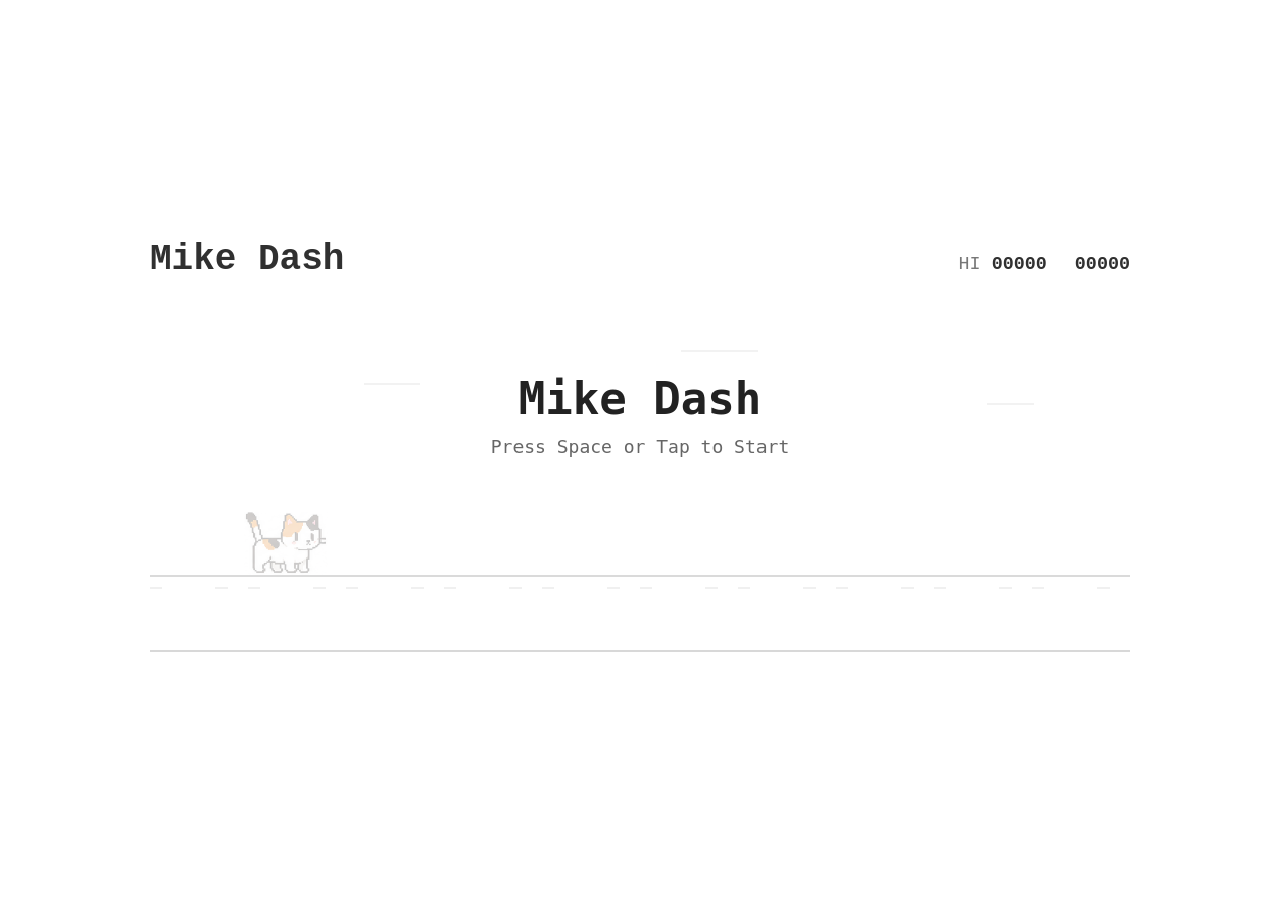
<file: index.html>
<!doctype html>
<html lang="en">
  <head>
    <meta charset="utf-8">
    <meta name="viewport" content="width=device-width, initial-scale=1">
    <meta name="theme-color" content="#ffffff">
    <title>Mike Dash</title>
    <link rel="manifest" href="manifest.webmanifest">
    <link rel="icon" href="assets/icon-192.png">
    <link rel="apple-touch-icon" href="assets/icon-192.png">
    <link rel="stylesheet" href="style.css">
  </head>
  <body>
    <main class="game-shell" aria-label="Mike Dash game">
      <div class="topbar">
        <h1>Mike Dash</h1>
        <div class="scoreboard" aria-live="polite">
          <span>HI <strong id="highScore">00000</strong></span>
          <span><strong id="score">00000</strong></span>
        </div>
      </div>

      <canvas id="gameCanvas" width="960" height="360" aria-label="Mike Dash play field"></canvas>

      <div class="touch-controls" aria-label="Touch controls">
        <button id="slideButton" type="button" aria-label="Slide">Duck</button>
        <button id="jumpButton" type="button" aria-label="Jump">Jump</button>
      </div>
    </main>

    <script src="script.js"></script>
  </body>
</html>
</file>
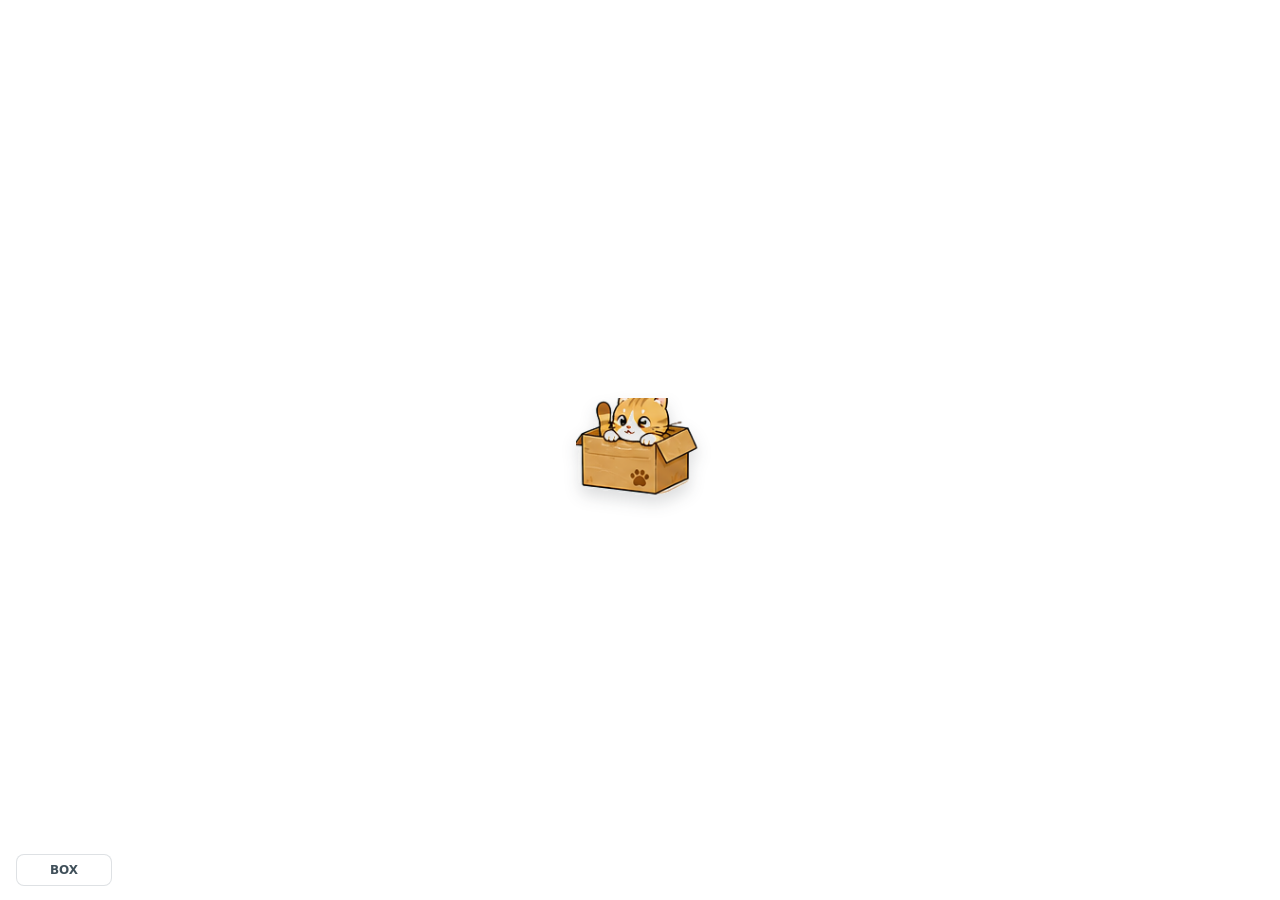
<file: cat-web-app/index.html>
<!doctype html>
<html lang="ja">
  <head>
    <meta charset="utf-8">
    <meta name="viewport" content="width=device-width, initial-scale=1">
    <title>Cat Cursor Chase</title>
    <link rel="stylesheet" href="./style.css">
  </head>
  <body>
    <main class="app-shell">
      <canvas id="catCanvas" aria-label="マウスカーソルを追いかける猫"></canvas>
      <div class="status" id="status">loading</div>
    </main>
    <script src="./main.js" defer></script>
  </body>
</html>
</file>
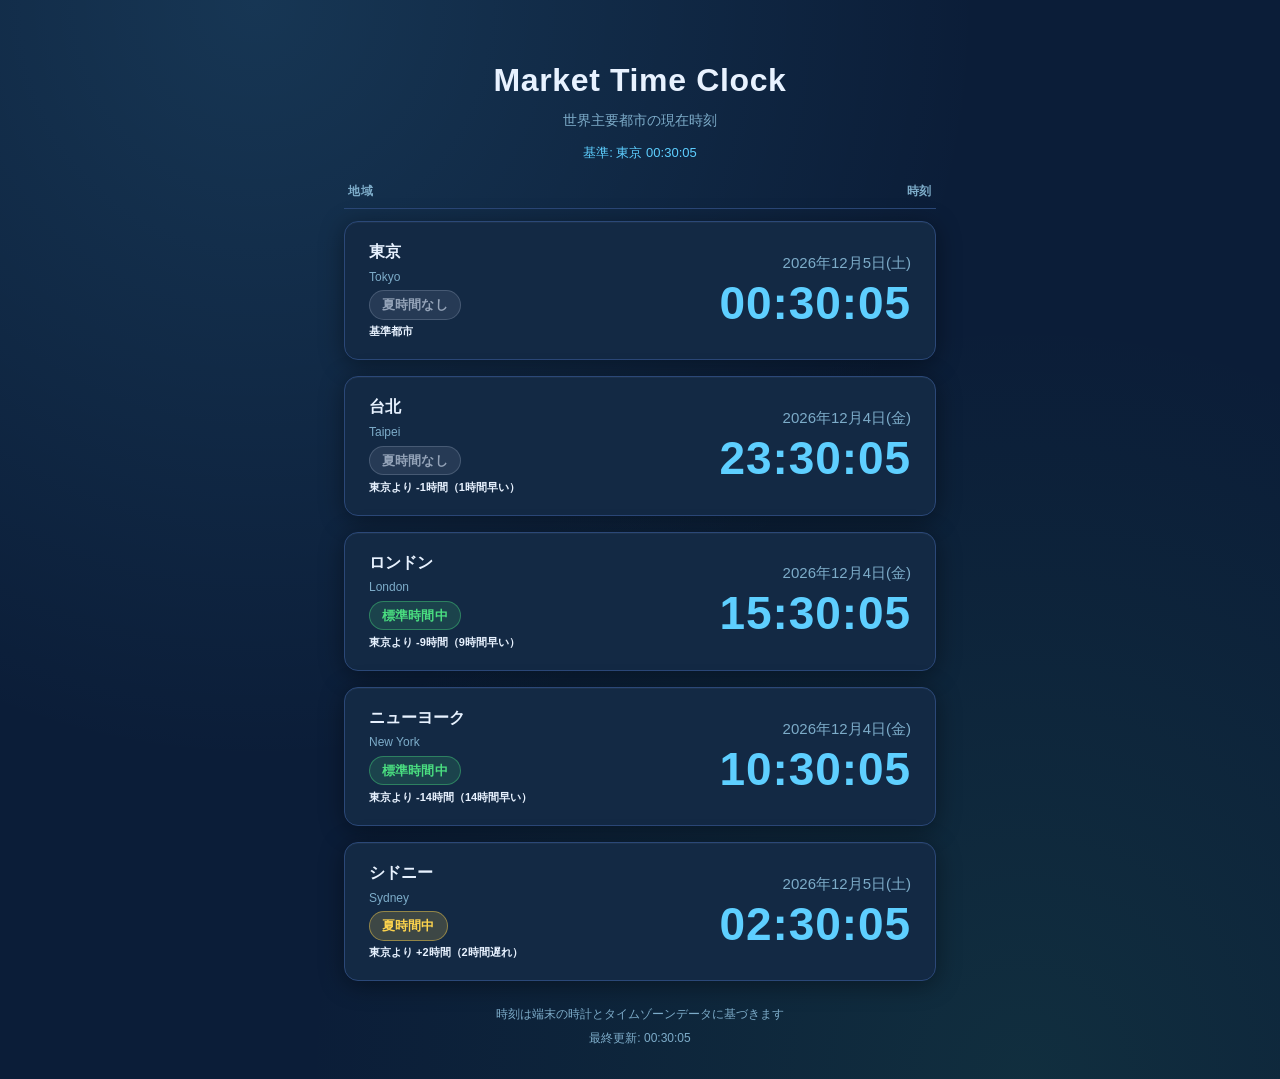
<file: market-time-clock/index.html>
<!DOCTYPE html>
<html lang="ja">
<head>
	<meta charset="UTF-8">
	<meta name="viewport" content="width=device-width, initial-scale=1.0">
	<meta name="description" content="世界主要都市の現在時刻と夏時間・標準時間の状態を表示する時計アプリ">
	<meta name="theme-color" content="#0b1d38">
	<title>Market Time Clock</title>
	<link rel="manifest" href="manifest.json">
	<link rel="stylesheet" href="style.css">
	<link rel="icon" href="icon.svg" type="image/svg+xml">
	<link rel="apple-touch-icon" href="icon.svg">
</head>
<body>
	<div class="app">
		<header class="header">
			<h1 class="header__title">Market Time Clock</h1>
			<p class="header__subtitle">世界主要都市の現在時刻</p>
			<p class="header__reference" id="tokyo-reference">基準: 東京 —</p>
		</header>

		<main class="main">
			<div class="city-list-header" aria-hidden="true">
				<span class="city-list-header__col">地域</span>
				<span class="city-list-header__col">日時</span>
				<span class="city-list-header__col">時刻</span>
			</div>
			<ul class="city-list" id="city-list" aria-live="polite"></ul>
		</main>

		<footer class="footer">
			<p class="footer__note">時刻は端末の時計とタイムゾーンデータに基づきます</p>
			<p class="footer__updated" id="last-updated"></p>
		</footer>
	</div>

	<script src="app.js"></script>
</body>
</html>
</file>
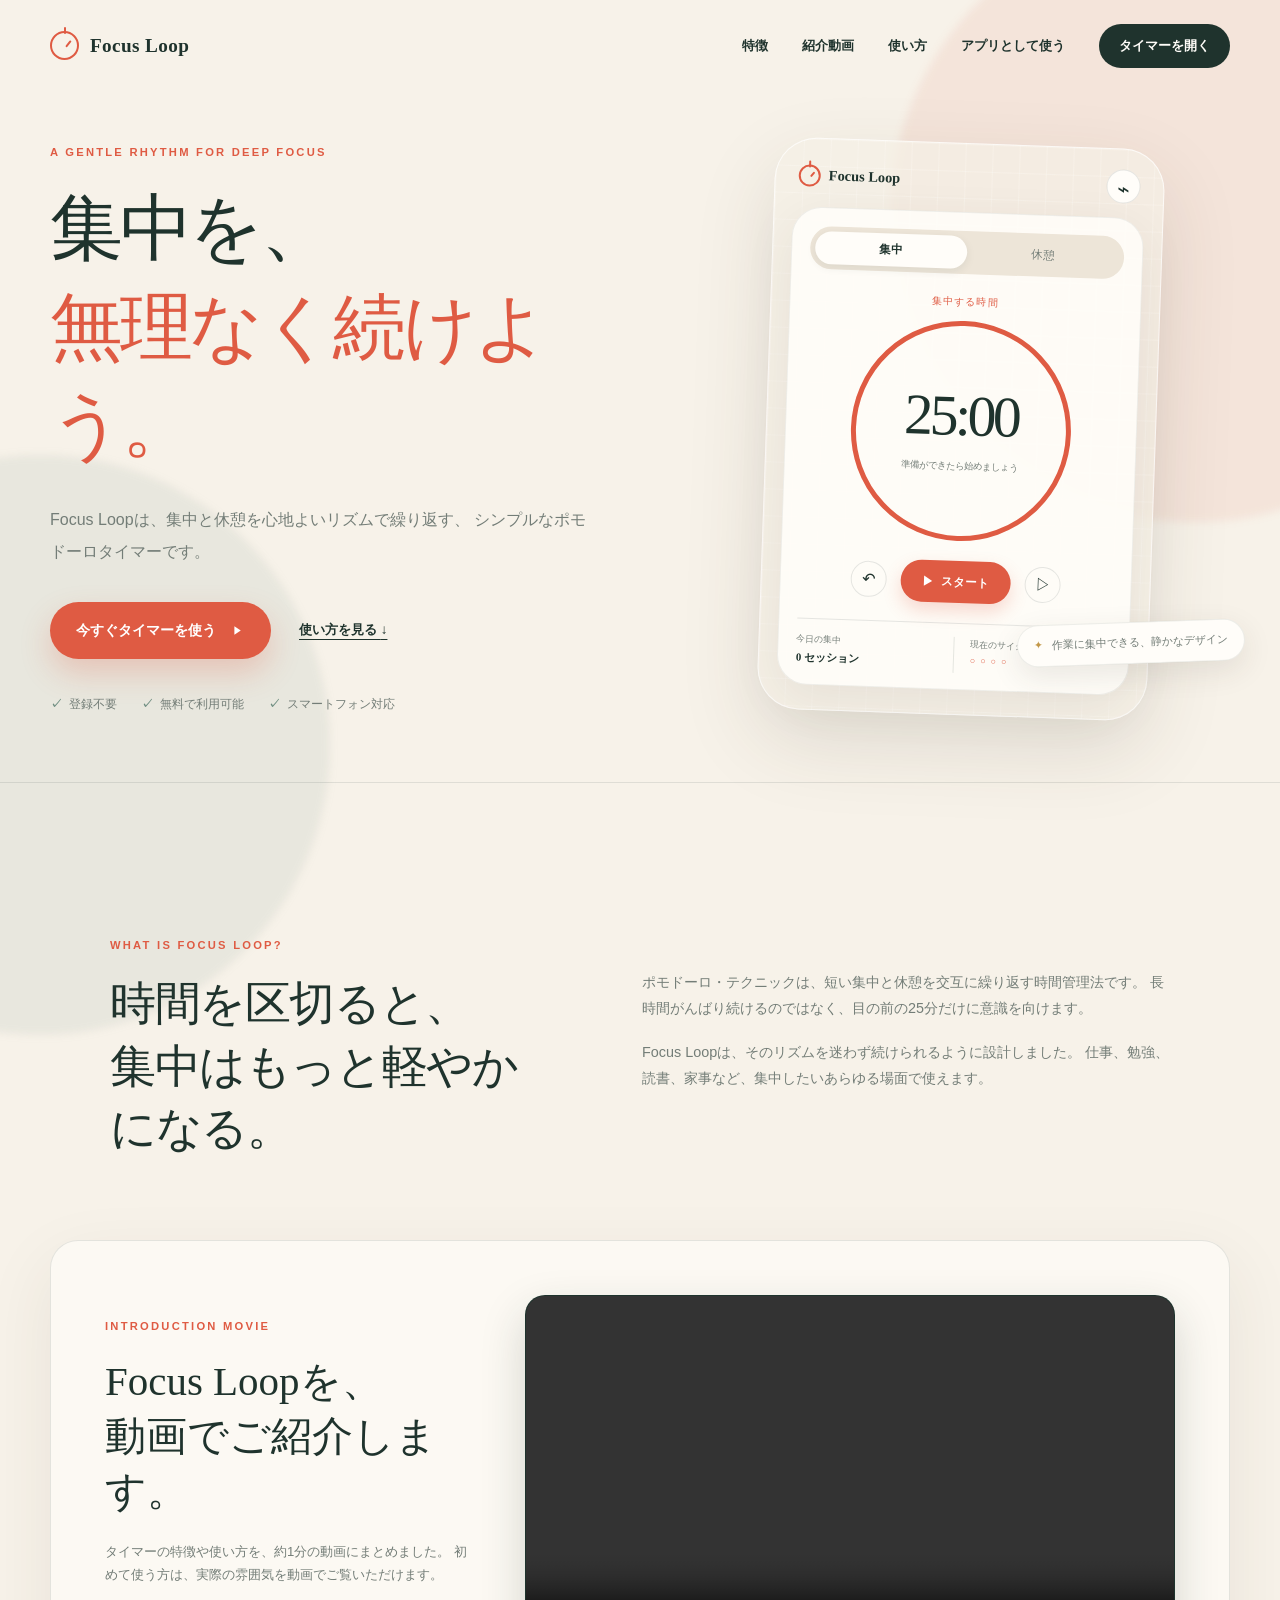
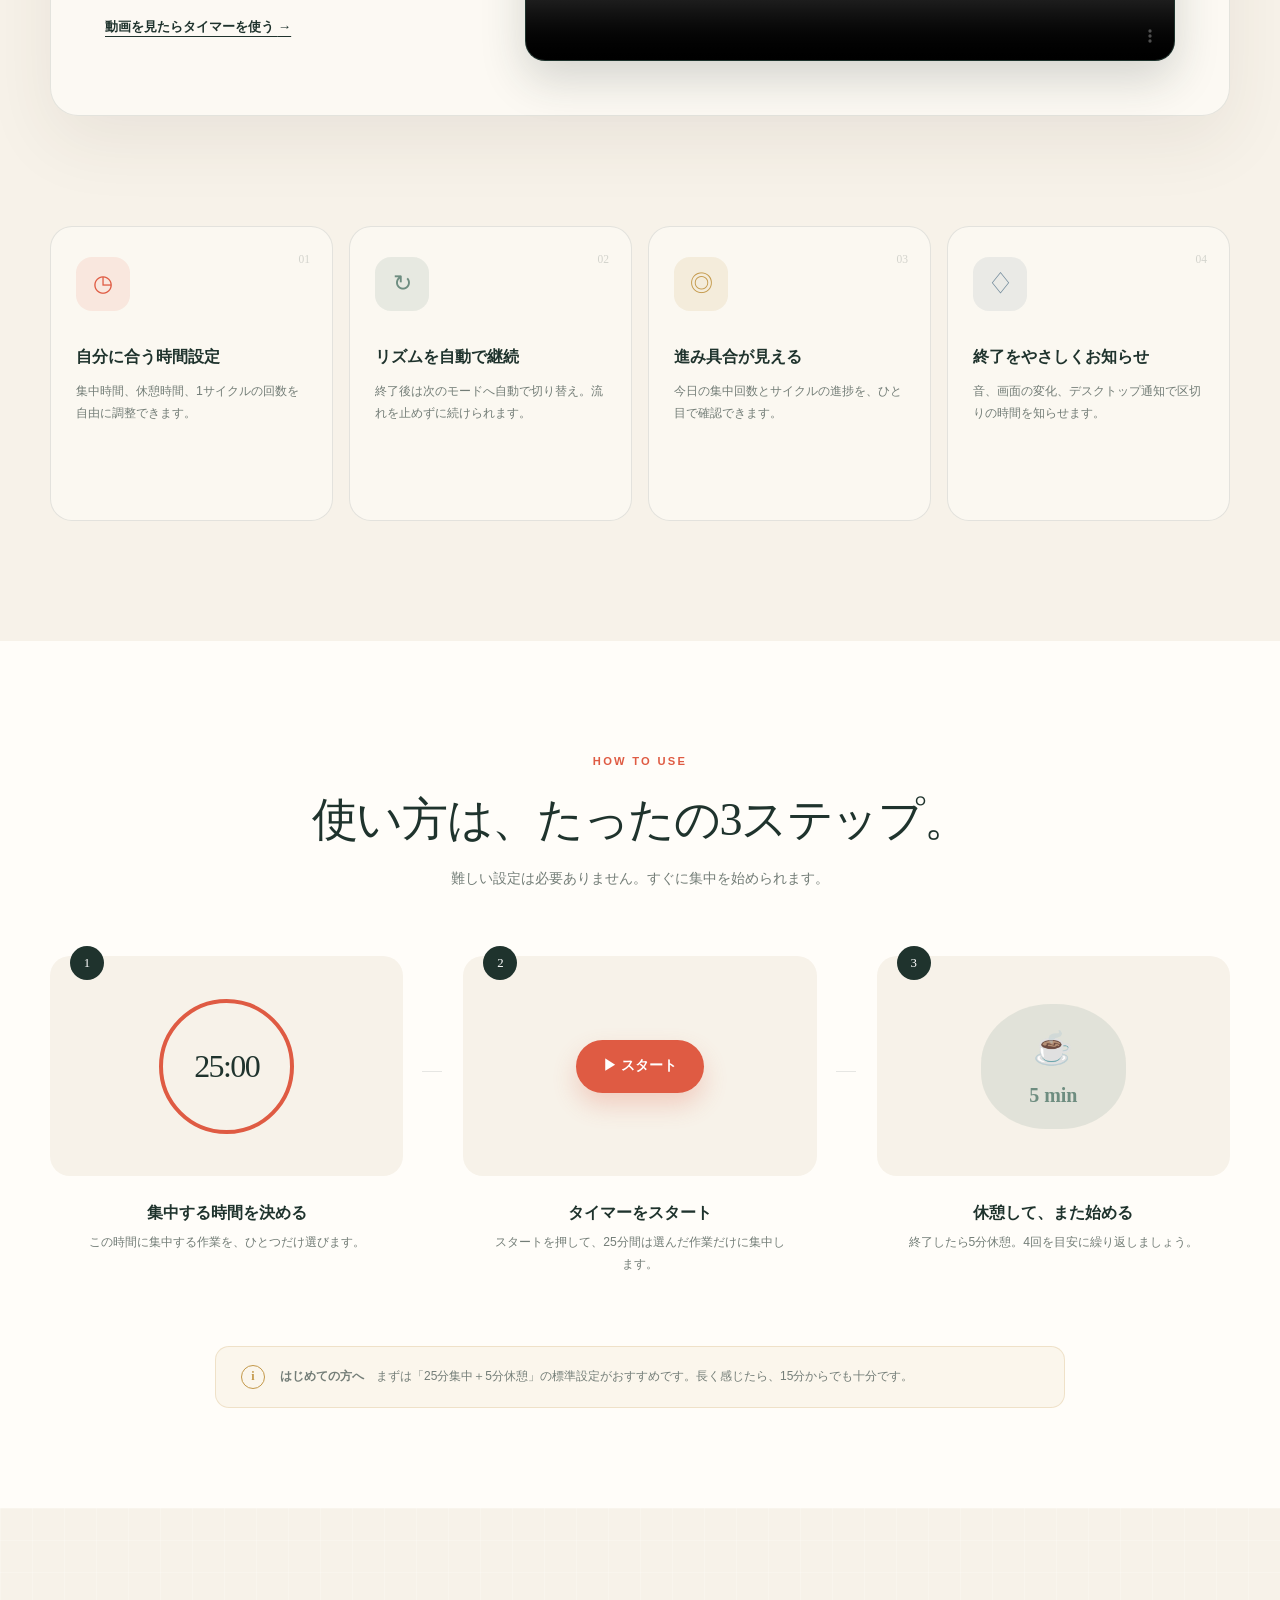
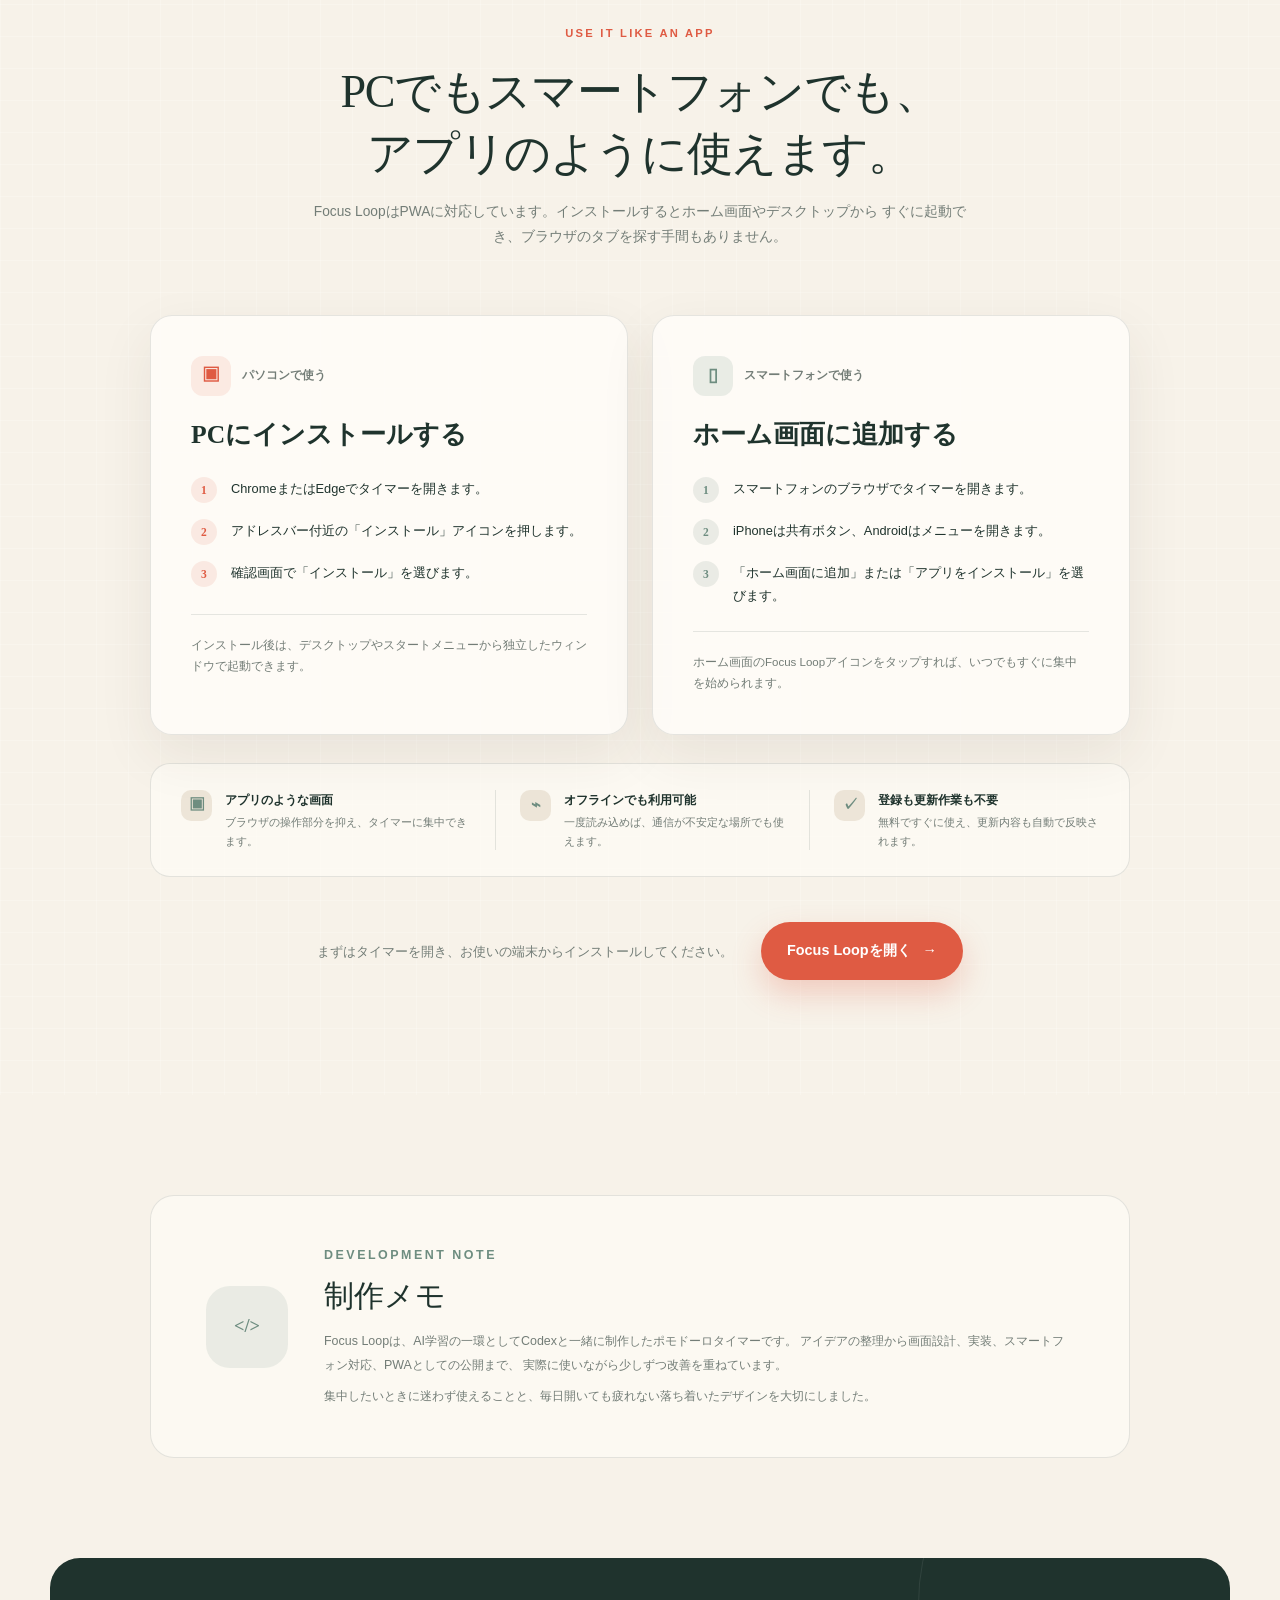
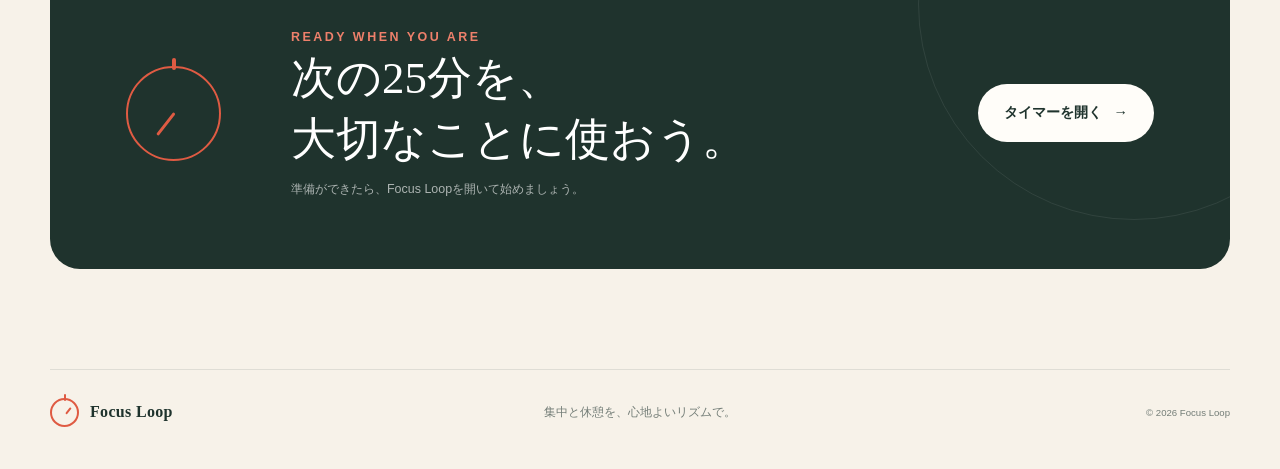
<file: pomodoro-guide/index.html>
<!DOCTYPE html>
<html lang="ja">
<head>
	<meta charset="UTF-8">
	<meta name="viewport" content="width=device-width, initial-scale=1.0">
	<meta name="description" content="集中と休憩を心地よく繰り返すポモドーロタイマー、Focus Loopの特徴と使い方をご紹介します。">
	<meta name="theme-color" content="#f7f2e9">
	<title>Focus Loop | 集中を、無理なく続けよう</title>
	<link rel="icon" href="../pomodoro-timer/icon.svg" type="image/svg+xml">
	<link rel="stylesheet" href="./style.css?v=5">
</head>
<body>
	<header class="site_header">
		<a class="brand" href="#top" aria-label="Focus Loop トップへ">
			<span class="brand__mark" aria-hidden="true"></span>
			<span>Focus Loop</span>
		</a>
		<nav class="site_nav" aria-label="メインナビゲーション">
			<a href="#about">特徴</a>
			<a href="#introduction-video">紹介動画</a>
			<a href="#how-to">使い方</a>
			<a href="#install">アプリとして使う</a>
			<a class="nav_cta" href="../pomodoro-timer/">タイマーを開く</a>
		</nav>
	</header>

	<main id="top">
		<section class="hero">
			<div class="hero__glow hero__glow--coral" aria-hidden="true"></div>
			<div class="hero__glow hero__glow--sage" aria-hidden="true"></div>
			<div class="hero__content">
				<p class="eyebrow">A gentle rhythm for deep focus</p>
				<h1>集中を、<br><em>無理なく続けよう。</em></h1>
				<p class="hero__lead">
					Focus Loopは、集中と休憩を心地よいリズムで繰り返す、
					シンプルなポモドーロタイマーです。
				</p>
				<div class="hero__actions">
					<a class="button button--primary" href="../pomodoro-timer/">
						<span>今すぐタイマーを使う</span>
						<svg viewBox="0 0 24 24" aria-hidden="true"><path d="m9 6 9 6-9 6V6Z"/></svg>
					</a>
					<a class="text_link" href="#how-to">使い方を見る <span aria-hidden="true">↓</span></a>
				</div>
				<ul class="hero__notes" aria-label="サービスの特徴">
					<li>登録不要</li>
					<li>無料で利用可能</li>
					<li>スマートフォン対応</li>
				</ul>
			</div>

			<div class="hero__visual" aria-label="Focus Loopのタイマー画面">
				<div class="timer_preview">
					<div class="timer_preview__top">
						<span class="mini_brand"><span class="brand__mark brand__mark--small" aria-hidden="true"></span>Focus Loop</span>
						<span class="settings_icon" aria-hidden="true">⌁</span>
					</div>
					<div class="timer_preview__card">
						<div class="mode_pill"><strong>集中</strong><span>休憩</span></div>
						<p class="timer_preview__label">集中する時間</p>
						<div class="timer_ring">
							<span>25:00</span>
							<small>準備ができたら始めましょう</small>
						</div>
						<div class="preview_controls">
							<span class="round_control">↶</span>
							<span class="start_control">▶&nbsp;&nbsp;スタート</span>
							<span class="round_control">▷</span>
						</div>
						<div class="preview_summary">
							<span>今日の集中<br><strong>0 セッション</strong></span>
							<span>現在のサイクル<br><b>○ ○ ○ ○</b></span>
						</div>
					</div>
				</div>
				<p class="visual_note"><span aria-hidden="true">✦</span> 作業に集中できる、静かなデザイン</p>
			</div>
		</section>

		<section class="intro" id="about">
			<div class="section_heading">
				<p class="eyebrow">What is Focus Loop?</p>
				<h2>時間を区切ると、<br>集中はもっと軽やかになる。</h2>
			</div>
			<div class="intro__copy">
				<p>
					ポモドーロ・テクニックは、短い集中と休憩を交互に繰り返す時間管理法です。
					長時間がんばり続けるのではなく、目の前の25分だけに意識を向けます。
				</p>
				<p>
					Focus Loopは、そのリズムを迷わず続けられるように設計しました。
					仕事、勉強、読書、家事など、集中したいあらゆる場面で使えます。
				</p>
			</div>
		</section>

		<section class="video_section" id="introduction-video">
			<div class="video_section__copy">
				<p class="eyebrow">Introduction movie</p>
				<h2>Focus Loopを、<br>動画でご紹介します。</h2>
				<p>
					タイマーの特徴や使い方を、約1分の動画にまとめました。
					初めて使う方は、実際の雰囲気を動画でご覧いただけます。
				</p>
				<a class="text_link" href="../pomodoro-timer/">動画を見たらタイマーを使う <span aria-hidden="true">→</span></a>
			</div>
			<div class="video_frame">
				<video controls playsinline preload="metadata" aria-label="Focus Loopの紹介動画">
					<source src="./media/focus-loop-introduction.mp4" type="video/mp4">
					お使いのブラウザは動画の再生に対応していません。
				</video>
			</div>
		</section>

		<section class="features" aria-label="Focus Loopの特徴">
			<article class="feature_card">
				<span class="feature_card__number">01</span>
				<div class="feature_icon feature_icon--coral" aria-hidden="true">◷</div>
				<h3>自分に合う時間設定</h3>
				<p>集中時間、休憩時間、1サイクルの回数を自由に調整できます。</p>
			</article>
			<article class="feature_card">
				<span class="feature_card__number">02</span>
				<div class="feature_icon feature_icon--sage" aria-hidden="true">↻</div>
				<h3>リズムを自動で継続</h3>
				<p>終了後は次のモードへ自動で切り替え。流れを止めずに続けられます。</p>
			</article>
			<article class="feature_card">
				<span class="feature_card__number">03</span>
				<div class="feature_icon feature_icon--gold" aria-hidden="true">◎</div>
				<h3>進み具合が見える</h3>
				<p>今日の集中回数とサイクルの進捗を、ひと目で確認できます。</p>
			</article>
			<article class="feature_card">
				<span class="feature_card__number">04</span>
				<div class="feature_icon feature_icon--blue" aria-hidden="true">♢</div>
				<h3>終了をやさしくお知らせ</h3>
				<p>音、画面の変化、デスクトップ通知で区切りの時間を知らせます。</p>
			</article>
		</section>

		<section class="how_to" id="how-to">
			<div class="section_heading section_heading--center">
				<p class="eyebrow">How to use</p>
				<h2>使い方は、たったの3ステップ。</h2>
				<p>難しい設定は必要ありません。すぐに集中を始められます。</p>
			</div>
			<div class="steps">
				<article class="step">
					<span class="step__number">1</span>
					<div class="step__illustration">
						<div class="step_timer">25:00</div>
					</div>
					<h3>集中する時間を決める</h3>
					<p>この時間に集中する作業を、ひとつだけ選びます。</p>
				</article>
				<article class="step">
					<span class="step__number">2</span>
					<div class="step__illustration">
						<div class="step_button">▶ スタート</div>
					</div>
					<h3>タイマーをスタート</h3>
					<p>スタートを押して、25分間は選んだ作業だけに集中します。</p>
				</article>
				<article class="step">
					<span class="step__number">3</span>
					<div class="step__illustration">
						<div class="break_card"><span>☕</span><strong>5 min</strong></div>
					</div>
					<h3>休憩して、また始める</h3>
					<p>終了したら5分休憩。4回を目安に繰り返しましょう。</p>
				</article>
			</div>
			<aside class="tip">
				<span class="tip__icon" aria-hidden="true">i</span>
				<p><strong>はじめての方へ</strong>　まずは「25分集中＋5分休憩」の標準設定がおすすめです。長く感じたら、15分からでも十分です。</p>
			</aside>
		</section>

		<section class="install" id="install">
			<div class="section_heading section_heading--center">
				<p class="eyebrow">Use it like an app</p>
				<h2>PCでもスマートフォンでも、<br>アプリのように使えます。</h2>
				<p>
					Focus LoopはPWAに対応しています。インストールするとホーム画面やデスクトップから
					すぐに起動でき、ブラウザのタブを探す手間もありません。
				</p>
			</div>

			<div class="install_cards">
				<article class="install_card">
					<div class="install_card__content">
						<div class="install_card__heading">
							<span class="install_card__icon install_card__icon--pc" aria-hidden="true">▣</span>
							<span>パソコンで使う</span>
						</div>
						<h3>PCにインストールする</h3>
						<ol>
							<li>ChromeまたはEdgeでタイマーを開きます。</li>
							<li>アドレスバー付近の「インストール」アイコンを押します。</li>
							<li>確認画面で「インストール」を選びます。</li>
						</ol>
						<p class="install_card__note">
							インストール後は、デスクトップやスタートメニューから独立したウィンドウで起動できます。
						</p>
					</div>
				</article>

				<article class="install_card">
					<div class="install_card__content">
						<div class="install_card__heading">
							<span class="install_card__icon install_card__icon--phone" aria-hidden="true">▯</span>
							<span>スマートフォンで使う</span>
						</div>
						<h3>ホーム画面に追加する</h3>
						<ol>
							<li>スマートフォンのブラウザでタイマーを開きます。</li>
							<li>iPhoneは共有ボタン、Androidはメニューを開きます。</li>
							<li>「ホーム画面に追加」または「アプリをインストール」を選びます。</li>
						</ol>
						<p class="install_card__note">
							ホーム画面のFocus Loopアイコンをタップすれば、いつでもすぐに集中を始められます。
						</p>
					</div>
				</article>
			</div>

			<div class="pwa_benefits">
				<div>
					<span aria-hidden="true">▣</span>
					<p><strong>アプリのような画面</strong>ブラウザの操作部分を抑え、タイマーに集中できます。</p>
				</div>
				<div>
					<span aria-hidden="true">⌁</span>
					<p><strong>オフラインでも利用可能</strong>一度読み込めば、通信が不安定な場所でも使えます。</p>
				</div>
				<div>
					<span aria-hidden="true">✓</span>
					<p><strong>登録も更新作業も不要</strong>無料ですぐに使え、更新内容も自動で反映されます。</p>
				</div>
			</div>

			<div class="install_action">
				<p>まずはタイマーを開き、お使いの端末からインストールしてください。</p>
				<a class="button button--primary" href="../pomodoro-timer/">
					Focus Loopを開く
					<span aria-hidden="true">→</span>
				</a>
			</div>
		</section>

		<section class="development_note" id="development-note">
			<div class="development_note__mark" aria-hidden="true">
				<span>&lt;/&gt;</span>
			</div>
			<div class="development_note__content">
				<p class="eyebrow">Development note</p>
				<h2>制作メモ</h2>
				<p>
					Focus Loopは、AI学習の一環としてCodexと一緒に制作したポモドーロタイマーです。
					アイデアの整理から画面設計、実装、スマートフォン対応、PWAとしての公開まで、
					実際に使いながら少しずつ改善を重ねています。
				</p>
				<p class="development_note__sub">
					集中したいときに迷わず使えることと、毎日開いても疲れない落ち着いたデザインを大切にしました。
				</p>
			</div>
		</section>

		<section class="final_cta">
			<div class="final_cta__clock" aria-hidden="true">
				<span></span>
			</div>
			<div>
				<p class="eyebrow">Ready when you are</p>
				<h2>次の25分を、<br>大切なことに使おう。</h2>
				<p>準備ができたら、Focus Loopを開いて始めましょう。</p>
			</div>
			<a class="button button--light" href="../pomodoro-timer/">
				タイマーを開く
				<span aria-hidden="true">→</span>
			</a>
		</section>
	</main>

	<footer class="site_footer">
		<a class="brand" href="#top">
			<span class="brand__mark" aria-hidden="true"></span>
			<span>Focus Loop</span>
		</a>
		<p>集中と休憩を、心地よいリズムで。</p>
		<p><small>&copy; 2026 Focus Loop</small></p>
	</footer>
</body>
</html>
</file>
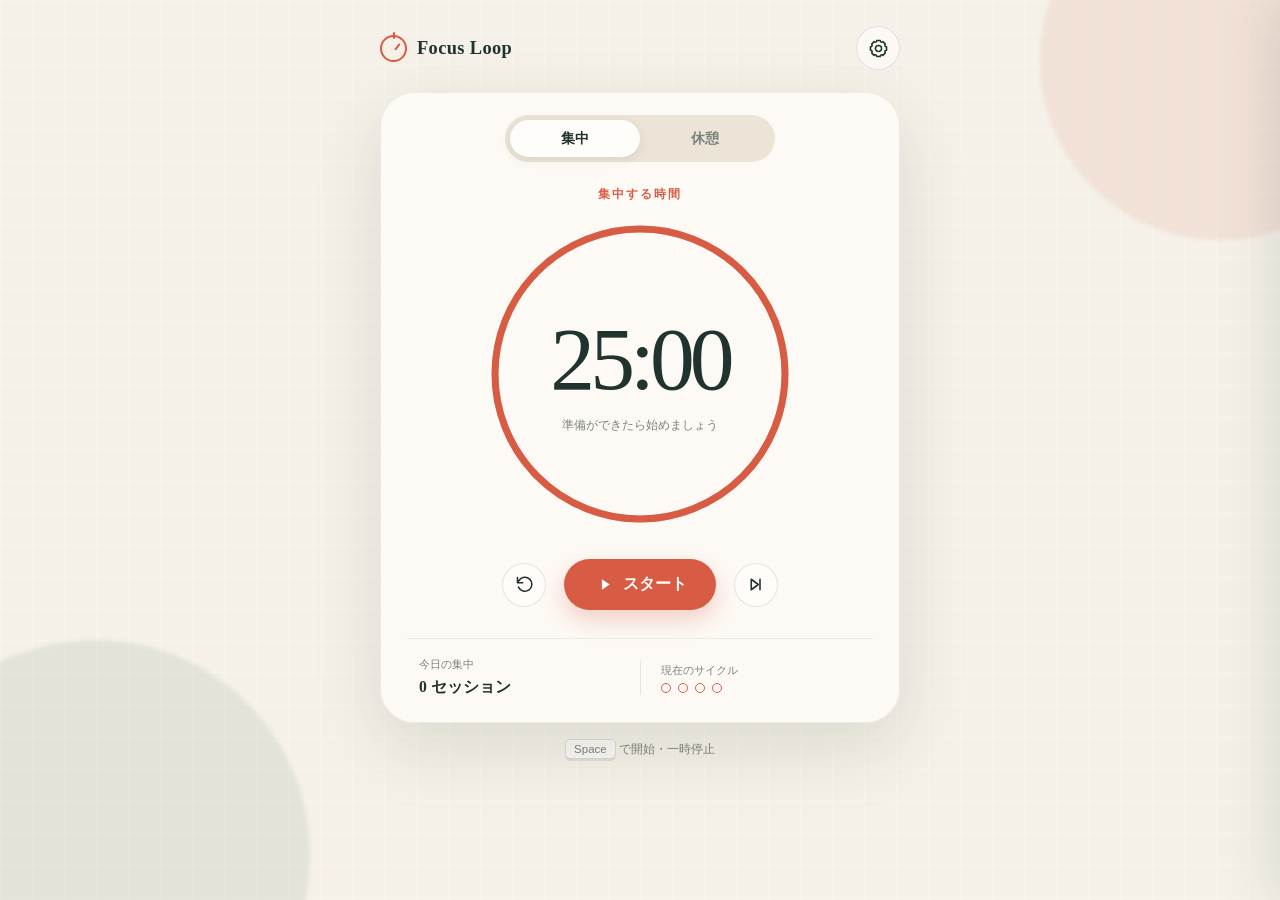
<file: pomodoro-timer/index.html>
<!DOCTYPE html>
<html lang="ja">
<head>
	<meta charset="UTF-8">
	<meta name="viewport" content="width=device-width, initial-scale=1.0">
	<meta name="description" content="集中時間と休憩時間を自由に設定できるポモドーロタイマー">
	<meta name="theme-color" content="#f5f1e8">
	<title>Focus Loop | ポモドーロタイマー</title>
	<link rel="manifest" href="./manifest.json">
	<link rel="icon" href="./icon.svg" type="image/svg+xml">
	<link rel="apple-touch-icon" href="./icon.svg">
	<link rel="stylesheet" href="./style.css">
</head>
<body>
	<div class="screen_flash" id="screen_flash" aria-hidden="true"></div>
	<div class="ambient ambient--one" aria-hidden="true"></div>
	<div class="ambient ambient--two" aria-hidden="true"></div>

	<main class="app">
		<header class="header">
			<a class="brand" href="./" aria-label="Focus Loop ホーム">
				<span class="brand__mark" aria-hidden="true"></span>
				<span>Focus Loop</span>
			</a>
			<button class="icon_button" id="settings_button" type="button" aria-label="設定を開く" aria-controls="settings_panel" aria-expanded="false">
				<svg viewBox="0 0 24 24" aria-hidden="true">
					<path d="M12 15.5a3.5 3.5 0 1 0 0-7 3.5 3.5 0 0 0 0 7Z"/>
					<path d="M19.4 15a1.7 1.7 0 0 0 .3 1.9l.1.1-2.8 2.8-.1-.1a1.7 1.7 0 0 0-1.9-.3 1.7 1.7 0 0 0-1 1.6v.2h-4V21a1.7 1.7 0 0 0-1-1.6 1.7 1.7 0 0 0-1.9.3l-.1.1L4.2 17l.1-.1a1.7 1.7 0 0 0 .3-1.9A1.7 1.7 0 0 0 3 14H2.8v-4H3a1.7 1.7 0 0 0 1.6-1 1.7 1.7 0 0 0-.3-1.9L4.2 7 7 4.2l.1.1A1.7 1.7 0 0 0 9 4.6a1.7 1.7 0 0 0 1-1.6v-.2h4V3a1.7 1.7 0 0 0 1 1.6 1.7 1.7 0 0 0 1.9-.3l.1-.1L19.8 7l-.1.1a1.7 1.7 0 0 0-.3 1.9 1.7 1.7 0 0 0 1.6 1h.2v4H21a1.7 1.7 0 0 0-1.6 1Z"/>
				</svg>
			</button>
		</header>

		<section class="timer_card" aria-labelledby="mode_label">
			<div class="mode_switcher" role="tablist" aria-label="タイマーモード">
				<button class="mode_button is_active" id="focus_mode_button" type="button" role="tab" aria-selected="true">集中</button>
				<button class="mode_button" id="break_mode_button" type="button" role="tab" aria-selected="false">休憩</button>
			</div>

			<p class="eyebrow" id="mode_label">集中する時間</p>

			<div class="timer" aria-live="off">
				<svg class="timer__ring" viewBox="0 0 320 320" aria-hidden="true">
					<circle class="timer__track" cx="160" cy="160" r="145"></circle>
					<circle class="timer__progress" id="progress_ring" cx="160" cy="160" r="145"></circle>
				</svg>
				<div class="timer__content">
					<time class="timer__time" id="timer_display" datetime="PT25M">25:00</time>
					<p class="timer__hint" id="timer_hint">準備ができたら始めましょう</p>
				</div>
			</div>

			<div class="controls">
				<button class="secondary_button" id="reset_button" type="button" aria-label="タイマーをリセット">
					<svg viewBox="0 0 24 24" aria-hidden="true"><path d="M4 4v6h6M5.1 15a8 8 0 1 0 .5-7.5L4 10"/></svg>
				</button>
				<button class="primary_button" id="start_button" type="button">
					<svg id="start_icon" viewBox="0 0 24 24" aria-hidden="true"><path d="m9 6 9 6-9 6V6Z"/></svg>
					<span id="start_label">スタート</span>
				</button>
				<button class="secondary_button" id="skip_button" type="button" aria-label="次のモードへ進む">
					<svg viewBox="0 0 24 24" aria-hidden="true"><path d="m6 6 8 6-8 6V6Zm10 0v12"/></svg>
				</button>
			</div>

			<div class="session_summary">
				<div>
					<span class="session_summary__label">今日の集中</span>
					<strong id="focus_count">0 セッション</strong>
				</div>
				<div class="session_summary__divider" aria-hidden="true"></div>
				<div>
					<span class="session_summary__label">現在のサイクル</span>
					<div class="cycle_dots" id="cycle_dots" aria-label="現在のサイクル"></div>
				</div>
			</div>
		</section>

		<p class="keyboard_hint"><kbd>Space</kbd> で開始・一時停止</p>
	</main>

	<div class="panel_backdrop" id="panel_backdrop" hidden></div>
	<aside class="settings_panel" id="settings_panel" aria-labelledby="settings_title" aria-hidden="true">
		<div class="settings_panel__header">
			<div>
				<p class="eyebrow">Preferences</p>
				<h2 id="settings_title">タイマー設定</h2>
			</div>
			<button class="icon_button" id="close_settings_button" type="button" aria-label="設定を閉じる">
				<svg viewBox="0 0 24 24" aria-hidden="true"><path d="m6 6 12 12M18 6 6 18"/></svg>
			</button>
		</div>

		<form id="settings_form">
			<div class="field_group">
				<label for="focus_minutes">集中時間</label>
				<div class="number_field">
					<input id="focus_minutes" name="focus_minutes" type="number" min="1" max="180" value="25" inputmode="numeric">
					<span>分</span>
				</div>
			</div>
			<div class="field_group">
				<label for="break_minutes">休憩時間</label>
				<div class="number_field">
					<input id="break_minutes" name="break_minutes" type="number" min="1" max="60" value="5" inputmode="numeric">
					<span>分</span>
				</div>
			</div>
			<div class="field_group">
				<label for="sessions_per_cycle">1サイクルの集中回数</label>
				<div class="number_field">
					<input id="sessions_per_cycle" name="sessions_per_cycle" type="number" min="1" max="10" value="4" inputmode="numeric">
					<span>回</span>
				</div>
			</div>

			<label class="toggle_row">
				<span>
					<strong>自動で次を開始</strong>
					<small>終了後に次のタイマーを開始します</small>
				</span>
				<input id="auto_start" name="auto_start" type="checkbox" checked>
				<span class="toggle" aria-hidden="true"></span>
			</label>
			<label class="toggle_row">
				<span>
					<strong>終了音</strong>
					<small>モード切替時に音で知らせます</small>
				</span>
				<input id="sound_enabled" name="sound_enabled" type="checkbox" checked>
				<span class="toggle" aria-hidden="true"></span>
			</label>
			<label class="toggle_row">
				<span>
					<strong>デスクトップ通知</strong>
					<small>画面を閉じていても通知します</small>
				</span>
				<input id="notifications_enabled" name="notifications_enabled" type="checkbox" checked>
				<span class="toggle" aria-hidden="true"></span>
			</label>

			<button class="save_button" type="submit">設定を保存</button>
			<button class="reset_all_button" id="reset_all_button" type="button">すべてリセット</button>
			<p class="reset_all_note">時間設定、タイマー、今日の集中、現在のサイクルを初期化します</p>
		</form>
	</aside>

	<div class="toast" id="toast" role="status" aria-live="polite"></div>
	<script src="./app.js"></script>
</body>
</html>
</file>
<file: style.css>
:root {
  color-scheme: light;
  --ink: #303030;
  --muted: #777;
  --line: #d8d8d8;
  --paper: #fff;
  --accent: #f2992e;
}

* {
  box-sizing: border-box;
}

html,
body {
  height: 100%;
}

body {
  margin: 0;
  min-height: 100%;
  display: grid;
  place-items: center;
  background: var(--paper);
  color: var(--ink);
  font-family: ui-monospace, SFMono-Regular, Menlo, Consolas, "Liberation Mono", monospace;
}

.game-shell {
  width: min(100vw - 24px, 980px);
  padding: 12px 0 18px;
}

.topbar {
  display: flex;
  align-items: baseline;
  justify-content: space-between;
  gap: 16px;
  min-height: 42px;
}

h1 {
  margin: 0;
  font-size: clamp(1.25rem, 4vw, 2.25rem);
  line-height: 1;
  letter-spacing: 0;
}

.scoreboard {
  display: flex;
  justify-content: flex-end;
  gap: clamp(10px, 3vw, 28px);
  min-width: 180px;
  color: var(--muted);
  font-size: clamp(0.8rem, 2.2vw, 1.15rem);
  white-space: nowrap;
}

.scoreboard strong {
  color: var(--ink);
  font-weight: 700;
}

canvas {
  display: block;
  width: 100%;
  aspect-ratio: 8 / 3;
  border-bottom: 2px solid var(--line);
  image-rendering: pixelated;
  image-rendering: crisp-edges;
  touch-action: manipulation;
}

.touch-controls {
  display: none;
  grid-template-columns: 1fr 1fr;
  gap: 12px;
  margin-top: 14px;
}

.touch-controls button {
  min-height: 48px;
  border: 2px solid var(--ink);
  border-radius: 8px;
  background: #fff;
  color: var(--ink);
  font: inherit;
  font-weight: 700;
}

.touch-controls button:active {
  transform: translateY(1px);
  background: #f5f5f5;
}

@media (max-width: 720px), (pointer: coarse) {
  body {
    align-items: start;
    padding-top: 16px;
  }

  .touch-controls {
    display: grid;
  }
}
</file>
<file: cat-web-app/style.css>
* {
  box-sizing: border-box;
}

html,
body {
  width: 100%;
  height: 100%;
  margin: 0;
}

body {
  overflow: hidden;
  background: #ffffff;
  color: #263238;
  font-family: system-ui, -apple-system, BlinkMacSystemFont, "Segoe UI", sans-serif;
  touch-action: none;
  user-select: none;
}

.app-shell {
  position: fixed;
  inset: 0;
  width: 100vw;
  height: 100vh;
}

#catCanvas {
  display: block;
  width: 100%;
  height: 100%;
  cursor: url("./assets/cat-teaser-cursor.svg") 5 27, pointer;
}

.status {
  position: fixed;
  left: 16px;
  bottom: 14px;
  min-width: 96px;
  padding: 8px 12px;
  border: 1px solid rgba(73, 92, 104, 0.18);
  border-radius: 8px;
  background: rgba(255, 255, 255, 0.72);
  color: #40505a;
  font-size: 12px;
  font-weight: 700;
  letter-spacing: 0;
  text-align: center;
  text-transform: uppercase;
  backdrop-filter: blur(12px);
}

@media (max-width: 640px) {
  .status {
    left: 10px;
    bottom: 10px;
    min-width: 82px;
    padding: 7px 10px;
    font-size: 11px;
  }
}
</file>
<file: market-time-clock/style.css>
/* Market Time Clock — モバイルファースト */

*,
*::before,
*::after {
	box-sizing: border-box;
	margin: 0;
	padding: 0;
}

:root {
	--bg: #0b1d38;
	--surface: #132944;
	--surface-hover: #1c3a5e;
	--border: #2b4878;
	--text: #e8f2ff;
	--text-muted: #7dacc9;
	--accent: #5ecfff;
	--accent-dim: #3ab8f0;
	--dst: #fcd34d;
	--standard: #4ade80;
	--no-dst: #94a3b8;
	--radius: 14px;
	--shadow: 0 4px 24px rgba(0, 0, 0, 0.4), 0 1px 0 rgba(255, 255, 255, 0.04) inset;
}

html {
	font-size: 16px;
	-webkit-text-size-adjust: 100%;
}

body {
	font-family: "Segoe UI", "Hiragino Sans", "Hiragino Kaku Gothic ProN", Meiryo, sans-serif;
	background: var(--bg);
	background-image:
		radial-gradient(ellipse at 20% 0%, rgba(94, 207, 255, 0.14) 0%, transparent 50%),
		radial-gradient(ellipse at 80% 100%, rgba(74, 222, 128, 0.09) 0%, transparent 50%);
	color: var(--text);
	min-height: 100dvh;
	line-height: 1.5;
}

.app {
	max-width: 640px;
	margin: 0 auto;
	padding: 1.25rem 1rem 2rem;
	min-height: 100dvh;
	display: flex;
	flex-direction: column;
}

/* ヘッダー */
.header {
	text-align: center;
	padding: 1.5rem 0 1.25rem;
}

.header__title {
	font-size: 1.5rem;
	font-weight: 700;
	letter-spacing: 0.02em;
	color: var(--text);
}

.header__subtitle {
	font-size: 0.875rem;
	color: var(--text-muted);
	margin-top: 0.35rem;
}

.header__reference {
	font-size: 0.8125rem;
	color: var(--accent);
	margin-top: 0.75rem;
	font-variant-numeric: tabular-nums;
}

/* 都市リスト */
.main {
	flex: 1;
}

.city-list-header {
	display: flex;
	justify-content: space-between;
	padding: 0 0.25rem 0.5rem;
	border-bottom: 1px solid var(--border);
	margin-bottom: 0.75rem;
}

.city-list-header__col {
	font-size: 0.75rem;
	font-weight: 600;
	color: var(--text-muted);
	letter-spacing: 0.06em;
}

/* 中央の「日時」列は新レイアウトでは不要 */
.city-list-header__col:nth-child(2) {
	display: none;
}

.city-list {
	list-style: none;
	display: flex;
	flex-direction: column;
	gap: 1rem;
}

/* 2カラムグリッド: 左=都市情報・日付、右=時刻 */
.city-card {
	background: var(--surface);
	border: 1px solid var(--border);
	border-radius: var(--radius);
	padding: 1.125rem 1.25rem;
	box-shadow: var(--shadow);
	display: grid;
	grid-template-columns: 1fr auto;
	grid-template-rows: auto auto;
	grid-template-areas:
		"region date"
		"region time";
	align-items: start;
	gap: 0.25rem 1.25rem;
	overflow: hidden;
	transition: border-color 0.2s, box-shadow 0.2s;
}

.city-card:hover {
	border-color: var(--accent-dim);
	box-shadow: 0 4px 24px rgba(0, 0, 0, 0.4), 0 0 0 1px rgba(94, 207, 255, 0.2);
}

.city-card__region {
	grid-area: region;
	display: flex;
	flex-direction: column;
	align-items: flex-start;
	align-self: center;
	gap: 0.3rem;
	min-width: 0;
}

.city-card__name {
	font-size: 1rem;
	font-weight: 600;
	line-height: 1.3;
}

.city-card__timezone {
	font-size: 0.75rem;
	color: var(--text-muted);
}

.city-card__date {
	grid-area: date;
	font-size: 0.8125rem;
	font-weight: 500;
	font-variant-numeric: tabular-nums;
	color: var(--text-muted);
	text-align: right;
	align-self: end;
	line-height: 1.35;
}

/* 時刻: 右カラムに縦中央揃えで大きく表示 */
.city-card__time {
	grid-area: time;
	align-self: start;
	font-size: 2rem;
	font-weight: 700;
	font-variant-numeric: tabular-nums;
	letter-spacing: 0.02em;
	color: var(--accent);
	text-align: right;
	line-height: 1.1;
}

/* 夏時間バッジ */
.badge {
	display: inline-flex;
	align-items: center;
	padding: 0.25rem 0.75rem;
	border-radius: 999px;
	font-size: 0.8rem;
	font-weight: 700;
	white-space: nowrap;
	letter-spacing: 0.01em;
}

.badge--dst {
	background: rgba(252, 211, 77, 0.18);
	color: var(--dst);
	border: 1px solid rgba(252, 211, 77, 0.45);
}

.badge--standard {
	background: rgba(74, 222, 128, 0.15);
	color: var(--standard);
	border: 1px solid rgba(74, 222, 128, 0.4);
}

.badge--no-dst {
	background: rgba(148, 163, 184, 0.15);
	color: var(--no-dst);
	border: 1px solid rgba(148, 163, 184, 0.3);
}

.city-card__offset {
	font-size: 0.6875rem;
	color: var(--text-muted);
	line-height: 1.35;
}

.city-card__offset strong {
	color: var(--text);
	font-weight: 600;
}

/* フッター */
.footer {
	text-align: center;
	padding-top: 1.5rem;
}

.footer__note,
.footer__updated {
	font-size: 0.75rem;
	color: var(--text-muted);
}

.footer__updated {
	margin-top: 0.35rem;
	font-variant-numeric: tabular-nums;
}

/* タブレット以上 */
@media (min-width: 480px) {
	.app {
		padding: 2rem 1.5rem;
	}

	.header__title {
		font-size: 1.75rem;
	}

	.city-card {
		padding: 1.25rem 1.5rem;
		gap: 0.3rem 1.5rem;
	}

	.city-card__time {
		font-size: 2.875rem;
	}

	.city-card__date {
		font-size: 0.9375rem;
	}
}

@media (min-width: 640px) {
	.header__title {
		font-size: 2rem;
	}
}
</file>
<file: pomodoro-guide/style.css>
:root {
	--paper: #f7f2e9;
	--paper-deep: #ede5d8;
	--white: #fffdf9;
	--ink: #1f332d;
	--muted: #737d77;
	--coral: #df5b43;
	--coral-dark: #bd432e;
	--sage: #6e8d80;
	--gold: #c39849;
	--blue: #718a9b;
	--line: rgba(31, 51, 45, 0.11);
	--shadow: 0 30px 80px rgba(59, 53, 42, 0.13);
}

* {
	box-sizing: border-box;
}

html {
	scroll-behavior: smooth;
}

body {
	margin: 0;
	overflow-x: hidden;
	background: var(--paper);
	color: var(--ink);
	font-family: "Yu Gothic", "Hiragino Sans", Meiryo, sans-serif;
	line-height: 1.8;
}

a {
	color: inherit;
}

.site_header {
	position: relative;
	z-index: 10;
	display: flex;
	align-items: center;
	justify-content: space-between;
	width: min(100% - 48px, 1180px);
	margin: 0 auto;
	padding: 24px 0;
}

.brand {
	display: inline-flex;
	align-items: center;
	gap: 11px;
	font-family: Georgia, "Times New Roman", serif;
	font-size: 1.2rem;
	font-weight: 700;
	letter-spacing: 0.02em;
	text-decoration: none;
}

.brand__mark {
	position: relative;
	width: 29px;
	height: 29px;
	border: 2px solid var(--coral);
	border-radius: 50%;
}

.brand__mark::before,
.brand__mark::after {
	position: absolute;
	background: var(--coral);
	content: "";
}

.brand__mark::before {
	top: -6px;
	left: 12px;
	width: 2px;
	height: 7px;
	border-radius: 2px;
}

.brand__mark::after {
	top: 6px;
	left: 13px;
	width: 2px;
	height: 8px;
	border-radius: 2px;
	transform: rotate(38deg);
	transform-origin: bottom;
}

.brand__mark--small {
	width: 22px;
	height: 22px;
}

.brand__mark--small::before {
	left: 8px;
}

.brand__mark--small::after {
	top: 4px;
	left: 9px;
	height: 6px;
}

.site_nav {
	display: flex;
	align-items: center;
	gap: 34px;
	font-size: 0.83rem;
	font-weight: 700;
}

.site_nav a {
	text-decoration: none;
}

.nav_cta {
	padding: 10px 20px;
	border-radius: 999px;
	background: var(--ink);
	color: var(--white);
}

.hero {
	position: relative;
	display: grid;
	align-items: center;
	min-height: 720px;
	width: min(100% - 48px, 1180px);
	margin: 0 auto;
	padding: 50px 0 110px;
	grid-template-columns: 1.02fr 0.98fr;
	gap: 80px;
}

.hero::after {
	position: absolute;
	right: 50%;
	bottom: 42px;
	left: 50%;
	width: 100vw;
	height: 1px;
	background: var(--line);
	content: "";
	transform: translateX(-50%);
}

.hero__glow {
	position: absolute;
	z-index: -1;
	border-radius: 50%;
	filter: blur(4px);
}

.hero__glow--coral {
	top: -180px;
	right: -270px;
	width: 610px;
	height: 610px;
	background: rgba(223, 91, 67, 0.09);
}

.hero__glow--sage {
	bottom: -210px;
	left: -300px;
	width: 580px;
	height: 580px;
	background: rgba(110, 141, 128, 0.1);
}

.eyebrow {
	margin: 0 0 18px;
	color: var(--coral);
	font-size: 0.7rem;
	font-weight: 800;
	letter-spacing: 0.2em;
	text-transform: uppercase;
}

h1,
h2,
h3,
p {
	margin-top: 0;
}

h1,
h2,
h3 {
	line-height: 1.35;
}

h1,
h2 {
	font-family: Georgia, "Yu Mincho", "Hiragino Mincho ProN", serif;
	font-weight: 500;
}

h1 {
	margin-bottom: 28px;
	font-size: clamp(3rem, 5.7vw, 5rem);
	letter-spacing: -0.045em;
}

h1 em {
	color: var(--coral);
	font-style: normal;
}

.hero__lead {
	max-width: 540px;
	margin-bottom: 34px;
	color: var(--muted);
	font-size: 1rem;
	line-height: 2;
}

.hero__actions {
	display: flex;
	align-items: center;
	gap: 28px;
}

.button {
	display: inline-flex;
	align-items: center;
	justify-content: center;
	padding: 16px 26px;
	border-radius: 999px;
	font-size: 0.9rem;
	font-weight: 800;
	gap: 12px;
	text-decoration: none;
	transition: transform 180ms ease, box-shadow 180ms ease, background 180ms ease;
}

.button:hover {
	transform: translateY(-3px);
}

.button--primary {
	background: var(--coral);
	box-shadow: 0 14px 30px rgba(223, 91, 67, 0.25);
	color: white;
}

.button--primary:hover {
	background: var(--coral-dark);
	box-shadow: 0 18px 36px rgba(223, 91, 67, 0.3);
}

.button svg {
	width: 17px;
	fill: currentColor;
}

.text_link {
	font-size: 0.84rem;
	font-weight: 700;
	text-underline-offset: 5px;
}

.hero__notes {
	display: flex;
	margin: 35px 0 0;
	padding: 0;
	color: var(--muted);
	font-size: 0.72rem;
	gap: 24px;
	list-style: none;
}

.hero__notes li::before {
	margin-right: 7px;
	color: var(--sage);
	content: "✓";
	font-weight: 900;
}

.hero__visual {
	position: relative;
	display: flex;
	align-items: center;
	justify-content: center;
	min-height: 570px;
}

.timer_preview {
	width: min(100%, 390px);
	padding: 20px 18px 24px;
	border: 1px solid rgba(255, 255, 255, 0.7);
	border-radius: 42px;
	background:
		linear-gradient(rgba(255, 255, 255, 0.2) 1px, transparent 1px),
		linear-gradient(90deg, rgba(255, 255, 255, 0.2) 1px, transparent 1px),
		rgba(245, 239, 229, 0.75);
	background-size: 27px 27px;
	box-shadow: var(--shadow);
	transform: rotate(2deg);
}

.timer_preview__top {
	display: flex;
	align-items: center;
	justify-content: space-between;
	padding: 0 5px 14px;
}

.mini_brand {
	display: flex;
	align-items: center;
	font-family: Georgia, serif;
	font-size: 0.9rem;
	font-weight: 700;
	gap: 8px;
}

.settings_icon {
	display: grid;
	width: 34px;
	height: 34px;
	border: 1px solid var(--line);
	border-radius: 50%;
	background: var(--white);
	font-size: 1.3rem;
	place-items: center;
}

.timer_preview__card {
	padding: 18px 18px 16px;
	border: 1px solid rgba(31, 51, 45, 0.07);
	border-radius: 30px;
	background: rgba(255, 253, 249, 0.9);
	box-shadow: 0 15px 50px rgba(59, 53, 42, 0.08);
	text-align: center;
}

.mode_pill {
	display: grid;
	padding: 5px;
	border-radius: 999px;
	background: var(--paper-deep);
	color: var(--muted);
	font-size: 0.72rem;
	grid-template-columns: 1fr 1fr;
}

.mode_pill strong {
	padding: 6px;
	border-radius: 999px;
	background: var(--white);
	box-shadow: 0 3px 10px rgba(31, 51, 45, 0.08);
	color: var(--ink);
}

.mode_pill span {
	padding: 6px;
}

.timer_preview__label {
	margin: 19px 0 10px;
	color: var(--coral);
	font-size: 0.62rem;
	letter-spacing: 0.12em;
}

.timer_ring {
	display: flex;
	align-items: center;
	justify-content: center;
	width: 220px;
	height: 220px;
	margin: 0 auto;
	border: 5px solid var(--coral);
	border-radius: 50%;
	flex-direction: column;
}

.timer_ring span {
	font-family: Georgia, serif;
	font-size: 3.6rem;
	letter-spacing: -0.06em;
	line-height: 1;
}

.timer_ring small {
	margin-top: 13px;
	color: var(--muted);
	font-size: 0.58rem;
}

.preview_controls {
	display: flex;
	align-items: center;
	justify-content: center;
	margin: 20px 0;
	gap: 14px;
}

.round_control {
	display: grid;
	width: 36px;
	height: 36px;
	border: 1px solid var(--line);
	border-radius: 50%;
	place-items: center;
}

.start_control {
	padding: 11px 22px;
	border-radius: 999px;
	background: var(--coral);
	box-shadow: 0 8px 18px rgba(223, 91, 67, 0.22);
	color: white;
	font-size: 0.72rem;
	font-weight: 700;
}

.preview_summary {
	display: grid;
	padding-top: 13px;
	border-top: 1px solid var(--line);
	color: var(--muted);
	font-size: 0.55rem;
	grid-template-columns: 1fr 1fr;
	text-align: left;
}

.preview_summary span + span {
	padding-left: 16px;
	border-left: 1px solid var(--line);
}

.preview_summary strong {
	color: var(--ink);
	font-family: Georgia, serif;
	font-size: 0.68rem;
}

.preview_summary b {
	color: var(--coral);
	letter-spacing: 0.15em;
}

.visual_note {
	position: absolute;
	right: -15px;
	bottom: 40px;
	padding: 10px 16px;
	border: 1px solid rgba(31, 51, 45, 0.08);
	border-radius: 999px;
	background: var(--white);
	box-shadow: 0 10px 30px rgba(59, 53, 42, 0.1);
	color: var(--muted);
	font-size: 0.68rem;
	transform: rotate(-2deg);
}

.visual_note span {
	margin-right: 6px;
	color: var(--gold);
}

.intro {
	display: grid;
	width: min(100% - 48px, 1060px);
	margin: 0 auto;
	padding: 110px 0 80px;
	grid-template-columns: 0.9fr 1.1fr;
	gap: 100px;
}

.section_heading h2 {
	margin-bottom: 0;
	font-size: clamp(2rem, 3.6vw, 3.2rem);
	letter-spacing: -0.03em;
}

.intro__copy {
	padding-top: 35px;
	color: var(--muted);
	font-size: 0.9rem;
}

.intro__copy p {
	margin-bottom: 18px;
}

.video_section {
	display: grid;
	align-items: center;
	width: min(100% - 48px, 1180px);
	margin: 0 auto 110px;
	padding: 54px;
	border: 1px solid var(--line);
	border-radius: 28px;
	background: rgba(255, 253, 249, 0.62);
	box-shadow: 0 24px 70px rgba(59, 53, 42, 0.08);
	grid-template-columns: minmax(260px, 0.72fr) minmax(0, 1.28fr);
	gap: 55px;
}

.video_section__copy h2 {
	margin-bottom: 20px;
	font-size: clamp(2rem, 3.2vw, 2.9rem);
}

.video_section__copy > p:not(.eyebrow) {
	margin-bottom: 25px;
	color: var(--muted);
	font-size: 0.82rem;
}

.video_frame {
	position: relative;
	overflow: hidden;
	border: 1px solid rgba(31, 51, 45, 0.12);
	border-radius: 20px;
	background: var(--ink);
	box-shadow: 0 18px 45px rgba(31, 51, 45, 0.18);
}

.video_frame::before {
	display: block;
	padding-top: 56.25%;
	content: "";
}

.video_frame video {
	position: absolute;
	inset: 0;
	display: block;
	width: 100%;
	height: 100%;
	background: var(--ink);
	object-fit: contain;
}

.features {
	display: grid;
	width: min(100% - 48px, 1180px);
	margin: 0 auto;
	padding-bottom: 120px;
	grid-template-columns: repeat(4, 1fr);
	gap: 16px;
}

.feature_card {
	position: relative;
	min-height: 295px;
	padding: 30px 25px;
	overflow: hidden;
	border: 1px solid var(--line);
	border-radius: 22px;
	background: rgba(255, 253, 249, 0.52);
}

.feature_card__number {
	position: absolute;
	top: 22px;
	right: 22px;
	color: rgba(31, 51, 45, 0.18);
	font-family: Georgia, serif;
	font-size: 0.72rem;
}

.feature_icon {
	display: grid;
	width: 54px;
	height: 54px;
	margin-bottom: 35px;
	border-radius: 16px;
	font-family: Georgia, serif;
	font-size: 1.45rem;
	place-items: center;
}

.feature_icon--coral {
	background: rgba(223, 91, 67, 0.11);
	color: var(--coral);
}

.feature_icon--sage {
	background: rgba(110, 141, 128, 0.14);
	color: var(--sage);
}

.feature_icon--gold {
	background: rgba(195, 152, 73, 0.13);
	color: var(--gold);
}

.feature_icon--blue {
	background: rgba(113, 138, 155, 0.13);
	color: var(--blue);
}

.feature_card h3 {
	margin-bottom: 12px;
	font-size: 1rem;
}

.feature_card p {
	margin-bottom: 0;
	color: var(--muted);
	font-size: 0.77rem;
}

.how_to {
	padding: 110px max(24px, calc((100% - 1180px) / 2)) 100px;
	background: var(--white);
}

.section_heading--center {
	max-width: 680px;
	margin: 0 auto 65px;
	text-align: center;
}

.section_heading--center h2 {
	margin-bottom: 15px;
}

.section_heading--center > p:last-child {
	color: var(--muted);
	font-size: 0.86rem;
}

.steps {
	display: grid;
	grid-template-columns: repeat(3, 1fr);
	gap: 60px;
}

.step {
	position: relative;
	text-align: center;
}

.step:not(:last-child)::after {
	position: absolute;
	top: 115px;
	right: -39px;
	width: 20px;
	height: 1px;
	background: var(--line);
	content: "";
}

.step__number {
	position: absolute;
	z-index: 2;
	top: -10px;
	left: 20px;
	display: grid;
	width: 34px;
	height: 34px;
	border-radius: 50%;
	background: var(--ink);
	color: white;
	font-family: Georgia, serif;
	font-size: 0.8rem;
	place-items: center;
}

.step__illustration {
	display: grid;
	height: 220px;
	margin-bottom: 26px;
	border-radius: 20px;
	background: var(--paper);
	place-items: center;
}

.step_timer {
	display: grid;
	width: 135px;
	height: 135px;
	border: 4px solid var(--coral);
	border-radius: 50%;
	font-family: Georgia, serif;
	font-size: 2rem;
	letter-spacing: -0.05em;
	place-items: center;
}

.step_button {
	padding: 14px 27px;
	border-radius: 999px;
	background: var(--coral);
	box-shadow: 0 12px 24px rgba(223, 91, 67, 0.24);
	color: white;
	font-size: 0.85rem;
	font-weight: 800;
}

.break_card {
	display: flex;
	align-items: center;
	justify-content: center;
	width: 145px;
	height: 125px;
	border-radius: 48% 48% 45% 45%;
	background: rgba(110, 141, 128, 0.16);
	color: var(--sage);
	flex-direction: column;
}

.break_card span {
	font-size: 2rem;
}

.break_card strong {
	font-family: Georgia, serif;
	font-size: 1.25rem;
}

.step h3 {
	margin-bottom: 8px;
	font-size: 1rem;
}

.step p {
	max-width: 290px;
	margin: 0 auto;
	color: var(--muted);
	font-size: 0.76rem;
}

.tip {
	display: flex;
	align-items: center;
	max-width: 850px;
	margin: 70px auto 0;
	padding: 18px 25px;
	border: 1px solid rgba(195, 152, 73, 0.22);
	border-radius: 14px;
	background: rgba(195, 152, 73, 0.07);
	color: var(--muted);
	font-size: 0.75rem;
	gap: 15px;
}

.tip p {
	margin: 0;
}

.tip__icon {
	display: grid;
	flex: 0 0 auto;
	width: 24px;
	height: 24px;
	border: 1px solid var(--gold);
	border-radius: 50%;
	color: var(--gold);
	font-family: Georgia, serif;
	font-weight: 700;
	place-items: center;
}

.install {
	padding: 115px 24px;
	background:
		linear-gradient(rgba(255, 255, 255, 0.2) 1px, transparent 1px),
		linear-gradient(90deg, rgba(255, 255, 255, 0.2) 1px, transparent 1px),
		var(--paper);
	background-size: 32px 32px;
}

.install_cards {
	display: grid;
	width: min(100%, 980px);
	margin-top: 65px;
	margin-right: auto;
	margin-left: auto;
	grid-template-columns: repeat(2, 1fr);
	gap: 24px;
}

.install_card {
	position: relative;
	border: 1px solid var(--line);
	border-radius: 22px;
	background: rgba(255, 253, 249, 0.8);
	box-shadow: 0 20px 55px rgba(59, 53, 42, 0.08);
}

.install_card__content {
	padding: 40px;
}

.install_card__heading {
	display: flex;
	align-items: center;
	margin-bottom: 22px;
	color: var(--muted);
	font-size: 0.72rem;
	font-weight: 800;
	gap: 11px;
}

.install_card__icon {
	display: grid;
	width: 40px;
	height: 40px;
	border-radius: 12px;
	font-size: 1.1rem;
	place-items: center;
}

.install_card__icon--pc {
	background: rgba(223, 91, 67, 0.11);
	color: var(--coral);
}

.install_card__icon--phone {
	background: rgba(110, 141, 128, 0.14);
	color: var(--sage);
}

.install_card h3 {
	margin-bottom: 25px;
	font-family: Georgia, "Yu Mincho", serif;
	font-size: 1.6rem;
}

.install_card ol {
	margin: 0;
	padding: 0;
	counter-reset: install_step;
	list-style: none;
}

.install_card li {
	position: relative;
	min-height: 29px;
	margin-bottom: 13px;
	padding-left: 40px;
	color: var(--ink);
	font-size: 0.8rem;
	counter-increment: install_step;
}

.install_card li::before {
	position: absolute;
	top: 0;
	left: 0;
	display: grid;
	width: 26px;
	height: 26px;
	border-radius: 50%;
	background: rgba(223, 91, 67, 0.11);
	color: var(--coral);
	content: counter(install_step);
	font-family: Georgia, serif;
	font-size: 0.72rem;
	font-weight: 700;
	place-items: center;
}

.install_card:nth-child(2) li::before {
	background: rgba(110, 141, 128, 0.14);
	color: var(--sage);
}

.install_card__note {
	margin: 24px 0 0;
	padding-top: 20px;
	border-top: 1px solid var(--line);
	color: var(--muted);
	font-size: 0.72rem;
}

.pwa_benefits {
	display: grid;
	width: min(100%, 980px);
	margin-top: 28px;
	margin-right: auto;
	margin-left: auto;
	padding: 26px 30px;
	border: 1px solid var(--line);
	border-radius: 20px;
	background: rgba(255, 253, 249, 0.58);
	grid-template-columns: repeat(3, 1fr);
	gap: 24px;
}

.pwa_benefits > div {
	display: flex;
	align-items: flex-start;
	gap: 13px;
}

.pwa_benefits > div + div {
	padding-left: 24px;
	border-left: 1px solid var(--line);
}

.pwa_benefits span {
	display: grid;
	flex: 0 0 auto;
	width: 31px;
	height: 31px;
	border-radius: 10px;
	background: var(--paper-deep);
	color: var(--sage);
	font-weight: 800;
	place-items: center;
}

.pwa_benefits p {
	margin: 0;
	color: var(--muted);
	font-size: 0.68rem;
	line-height: 1.7;
}

.pwa_benefits strong {
	display: block;
	margin-bottom: 3px;
	color: var(--ink);
	font-size: 0.75rem;
}

.install_action {
	display: flex;
	align-items: center;
	justify-content: center;
	width: min(100%, 980px);
	margin-top: 45px;
	margin-right: auto;
	margin-left: auto;
	gap: 28px;
}

.install_action p {
	margin: 0;
	color: var(--muted);
	font-size: 0.8rem;
}

.development_note {
	display: grid;
	align-items: center;
	width: min(100% - 48px, 980px);
	margin: 100px auto 0;
	padding: 48px 55px;
	border: 1px solid var(--line);
	border-radius: 24px;
	background: rgba(255, 253, 249, 0.58);
	grid-template-columns: auto 1fr;
	gap: 36px;
}

.development_note__mark {
	display: grid;
	width: 82px;
	height: 82px;
	border-radius: 24px;
	background: rgba(110, 141, 128, 0.13);
	color: var(--sage);
	font-family: Georgia, serif;
	font-size: 1.15rem;
	font-weight: 700;
	place-items: center;
}

.development_note .eyebrow {
	margin-bottom: 8px;
	color: var(--sage);
}

.development_note h2 {
	margin-bottom: 13px;
	font-size: 1.9rem;
}

.development_note p {
	margin-bottom: 8px;
	color: var(--muted);
	font-size: 0.78rem;
	line-height: 1.9;
}

.development_note__sub {
	margin-bottom: 0 !important;
}

.final_cta {
	position: relative;
	display: grid;
	align-items: center;
	width: min(100% - 48px, 1180px);
	margin: 100px auto;
	padding: 68px 76px;
	overflow: hidden;
	border-radius: 30px;
	background: var(--ink);
	color: white;
	grid-template-columns: 120px 1fr auto;
	gap: 45px;
}

.final_cta::after {
	position: absolute;
	top: -170px;
	right: -120px;
	width: 430px;
	height: 430px;
	border: 1px solid rgba(255, 255, 255, 0.08);
	border-radius: 50%;
	content: "";
}

.final_cta__clock {
	position: relative;
	width: 95px;
	height: 95px;
	border: 2px solid var(--coral);
	border-radius: 50%;
}

.final_cta__clock::before {
	position: absolute;
	top: -10px;
	left: 44px;
	width: 4px;
	height: 12px;
	border-radius: 3px;
	background: var(--coral);
	content: "";
}

.final_cta__clock span {
	position: absolute;
	top: 45px;
	left: 45px;
	width: 3px;
	height: 28px;
	border-radius: 3px;
	background: var(--coral);
	transform: rotate(38deg);
	transform-origin: top;
}

.final_cta h2 {
	margin-bottom: 9px;
	font-size: clamp(2rem, 3.5vw, 3rem);
}

.final_cta p {
	margin-bottom: 0;
	color: rgba(255, 255, 255, 0.63);
	font-size: 0.78rem;
}

.final_cta .eyebrow {
	color: #ee806b;
}

.button--light {
	position: relative;
	z-index: 1;
	background: var(--white);
	color: var(--ink);
}

.site_footer {
	display: grid;
	align-items: center;
	width: min(100% - 48px, 1180px);
	margin: 0 auto;
	padding: 28px 0 42px;
	border-top: 1px solid var(--line);
	color: var(--muted);
	font-size: 0.72rem;
	grid-template-columns: 1fr auto 1fr;
}

.site_footer .brand {
	color: var(--ink);
	font-size: 1rem;
}

.site_footer p {
	margin: 0;
}

.site_footer p:last-child {
	text-align: right;
}

a:focus-visible {
	outline: 3px solid rgba(223, 91, 67, 0.35);
	outline-offset: 4px;
}

@media (max-width: 920px) {
	.hero {
		padding-top: 70px;
		grid-template-columns: 1fr;
		gap: 45px;
	}

	.hero__content {
		max-width: 680px;
	}

	.hero__visual {
		min-height: 530px;
	}

	.intro {
		grid-template-columns: 1fr;
		gap: 25px;
	}

	.intro__copy {
		max-width: 720px;
		padding-top: 0;
	}

	.video_section {
		grid-template-columns: 1fr;
		gap: 35px;
	}

	.video_section__copy {
		max-width: 680px;
	}

	.features {
		grid-template-columns: repeat(2, 1fr);
	}

	.steps {
		gap: 24px;
	}

	.pwa_benefits {
		grid-template-columns: 1fr;
	}

	.pwa_benefits > div + div {
		padding-top: 18px;
		padding-left: 0;
		border-top: 1px solid var(--line);
		border-left: 0;
	}

	.step:not(:last-child)::after {
		display: none;
	}

	.final_cta {
		padding: 55px;
		grid-template-columns: 90px 1fr;
	}

	.final_cta .button {
		grid-column: 2;
		justify-self: start;
	}
}

@media (max-width: 680px) {
	.site_header {
		width: min(100% - 32px, 1180px);
	}

	.site_nav > a:not(.nav_cta) {
		display: none;
	}

	.hero,
	.intro,
	.video_section,
	.features,
	.development_note,
	.final_cta,
	.site_footer {
		width: min(100% - 32px, 1180px);
	}

	.hero {
		padding-top: 45px;
		gap: 20px;
	}

	h1 {
		font-size: clamp(2.8rem, 14vw, 4.2rem);
	}

	.hero__actions {
		align-items: flex-start;
		flex-direction: column;
		gap: 18px;
	}

	.hero__notes {
		flex-wrap: wrap;
		gap: 4px 18px;
	}

	.hero__visual {
		min-height: 500px;
	}

	.timer_preview {
		transform: none;
	}

	.visual_note {
		right: 0;
		bottom: 10px;
	}

	.intro {
		padding-top: 90px;
	}

	.video_section {
		margin-bottom: 85px;
		padding: 28px 20px 20px;
		border-radius: 22px;
		gap: 25px;
	}

	.video_section__copy h2 {
		font-size: 2rem;
	}

	.video_section__copy > p:not(.eyebrow) {
		font-size: 0.84rem;
	}

	.video_frame {
		border-radius: 14px;
	}

	.features {
		grid-template-columns: 1fr;
	}

	.feature_card {
		min-height: auto;
	}

	.steps {
		grid-template-columns: 1fr;
		gap: 55px;
	}

	.install {
		padding: 90px 16px;
	}

	.install_cards {
		grid-template-columns: 1fr;
	}

	.install_card__content {
		padding: 30px 24px 34px;
	}

	.install_action {
		align-items: stretch;
		flex-direction: column;
		text-align: center;
	}

	.button {
		min-height: 52px;
		padding: 15px 24px;
		font-size: 0.95rem;
	}

	.hero__actions .button,
	.install_action .button,
	.final_cta .button {
		width: 100%;
	}

	.nav_cta {
		display: inline-flex;
		align-items: center;
		justify-content: center;
		min-height: 46px;
		padding: 10px 18px;
		font-size: 0.82rem;
	}

	.development_note {
		align-items: flex-start;
		margin-top: 70px;
		padding: 34px 26px;
		grid-template-columns: 1fr;
		gap: 22px;
	}

	.development_note__mark {
		width: 62px;
		height: 62px;
		border-radius: 18px;
	}

	.development_note h2 {
		font-size: 1.65rem;
	}

	.development_note p {
		font-size: 0.84rem;
	}

	.step__illustration {
		max-width: 390px;
		margin-right: auto;
		margin-left: auto;
	}

	.tip {
		align-items: flex-start;
	}

	.final_cta {
		margin: 70px auto;
		padding: 45px 30px;
		grid-template-columns: 1fr;
		gap: 28px;
	}

	.final_cta__clock {
		width: 75px;
		height: 75px;
	}

	.final_cta__clock::before {
		left: 34px;
	}

	.final_cta__clock span {
		top: 36px;
		left: 36px;
		height: 22px;
	}

	.final_cta .button {
		grid-column: 1;
	}

	.site_footer {
		display: flex;
		align-items: flex-start;
		flex-direction: column;
		gap: 10px;
	}

	.site_footer p:last-child {
		text-align: left;
	}
}

@media (prefers-reduced-motion: reduce) {
	html {
		scroll-behavior: auto;
	}

	* {
		transition-duration: 0.01ms !important;
	}
}
</file>
<file: pomodoro-timer/style.css>
:root {
	--paper: #f5f1e8;
	--paper-deep: #ebe4d7;
	--ink: #21332e;
	--muted: #7a817b;
	--accent: #d85b43;
	--accent-dark: #b9402d;
	--sage: #668277;
	--white: #fffdf9;
	--shadow: 0 24px 70px rgba(56, 52, 42, 0.13);
	--ring-size: min(68vw, 320px);
}

* {
	box-sizing: border-box;
}

html {
	min-height: 100%;
	background: var(--paper);
}

body {
	min-height: 100vh;
	margin: 0;
	overflow-x: hidden;
	color: var(--ink);
	background:
		linear-gradient(rgba(255, 255, 255, 0.22) 1px, transparent 1px),
		linear-gradient(90deg, rgba(255, 255, 255, 0.22) 1px, transparent 1px),
		var(--paper);
	background-size: 32px 32px;
	font-family: "Yu Gothic", "Hiragino Sans", Meiryo, sans-serif;
}

.screen_flash {
	position: fixed;
	z-index: 20;
	inset: 0;
	background: rgba(255, 247, 223, 0);
	opacity: 0;
	pointer-events: none;
}

.screen_flash.is_focus {
	animation: screen_flash_focus 1.6s ease-in-out;
}

.screen_flash.is_break {
	animation: screen_flash_break 1.6s ease-in-out;
}

@keyframes screen_flash_focus {
	0%,
	100% {
		background: rgba(255, 247, 223, 0);
		opacity: 0;
	}

	45% {
		background: rgba(255, 224, 196, 0.72);
		opacity: 1;
	}
}

@keyframes screen_flash_break {
	0%,
	100% {
		background: rgba(232, 245, 236, 0);
		opacity: 0;
	}

	45% {
		background: rgba(194, 226, 211, 0.7);
		opacity: 1;
	}
}

button,
input {
	font: inherit;
}

button {
	color: inherit;
}

.ambient {
	position: fixed;
	z-index: 0;
	border-radius: 50%;
	filter: blur(2px);
	pointer-events: none;
}

.ambient--one {
	top: -120px;
	right: -120px;
	width: 360px;
	height: 360px;
	background: rgba(216, 91, 67, 0.1);
}

.ambient--two {
	bottom: -170px;
	left: -120px;
	width: 430px;
	height: 430px;
	background: rgba(102, 130, 119, 0.12);
}

.app {
	position: relative;
	z-index: 1;
	width: min(100% - 32px, 520px);
	margin: 0 auto;
	padding: 26px 0 36px;
}

.header {
	display: flex;
	align-items: center;
	justify-content: space-between;
	margin-bottom: 22px;
}

.brand {
	display: inline-flex;
	align-items: center;
	gap: 10px;
	color: var(--ink);
	font-family: Georgia, "Times New Roman", serif;
	font-size: 1.15rem;
	font-weight: 700;
	letter-spacing: 0.02em;
	text-decoration: none;
}

.brand__mark {
	position: relative;
	width: 27px;
	height: 27px;
	border: 2px solid var(--accent);
	border-radius: 50%;
}

.brand__mark::before,
.brand__mark::after {
	position: absolute;
	content: "";
	background: var(--accent);
}

.brand__mark::before {
	top: -5px;
	left: 11px;
	width: 2px;
	height: 7px;
	border-radius: 2px;
}

.brand__mark::after {
	top: 5px;
	left: 12px;
	width: 2px;
	height: 8px;
	transform: rotate(38deg);
	transform-origin: bottom;
	border-radius: 2px;
}

.icon_button,
.secondary_button {
	display: grid;
	width: 44px;
	height: 44px;
	padding: 0;
	border: 1px solid rgba(33, 51, 46, 0.12);
	border-radius: 50%;
	background: rgba(255, 253, 249, 0.7);
	cursor: pointer;
	place-items: center;
	transition: transform 160ms ease, background 160ms ease;
}

.icon_button:hover,
.secondary_button:hover {
	background: var(--white);
	transform: translateY(-2px);
}

.icon_button svg,
.secondary_button svg,
.primary_button svg {
	width: 21px;
	fill: none;
	stroke: currentColor;
	stroke-linecap: round;
	stroke-linejoin: round;
	stroke-width: 1.8;
}

.timer_card {
	padding: 22px 26px 24px;
	border: 1px solid rgba(33, 51, 46, 0.08);
	border-radius: 34px;
	background: rgba(255, 253, 249, 0.78);
	box-shadow: var(--shadow);
	text-align: center;
	backdrop-filter: blur(15px);
}

.mode_switcher {
	display: grid;
	width: min(100%, 270px);
	margin: 0 auto 25px;
	padding: 5px;
	border-radius: 999px;
	background: var(--paper-deep);
	grid-template-columns: 1fr 1fr;
}

.mode_button {
	padding: 9px 18px;
	border: 0;
	border-radius: 999px;
	background: transparent;
	color: var(--muted);
	font-size: 0.88rem;
	font-weight: 700;
	cursor: pointer;
	transition: background 180ms ease, color 180ms ease, box-shadow 180ms ease;
}

.mode_button.is_active {
	background: var(--white);
	box-shadow: 0 3px 12px rgba(33, 51, 46, 0.09);
	color: var(--ink);
}

.eyebrow {
	margin: 0 0 12px;
	color: var(--accent);
	font-size: 0.72rem;
	font-weight: 800;
	letter-spacing: 0.18em;
	text-transform: uppercase;
}

.timer {
	position: relative;
	width: var(--ring-size);
	height: var(--ring-size);
	margin: 0 auto;
}

.timer__ring {
	width: 100%;
	height: 100%;
	overflow: visible;
}

.timer__track,
.timer__progress {
	fill: none;
	stroke-width: 7;
}

.timer__track {
	stroke: var(--paper-deep);
}

.timer__progress {
	stroke: var(--accent);
	stroke-dasharray: 911.06;
	stroke-dashoffset: 0;
	stroke-linecap: round;
	transform: rotate(90deg) scaleX(-1);
	transform-box: fill-box;
	transform-origin: center;
	transition: stroke 250ms ease;
}

body[data-mode="break"] .timer__progress {
	stroke: var(--sage);
}

body[data-mode="break"] .eyebrow {
	color: var(--sage);
}

.timer__content {
	position: absolute;
	inset: 0;
	display: flex;
	align-items: center;
	justify-content: center;
	flex-direction: column;
}

.timer__time {
	font-family: Georgia, "Times New Roman", serif;
	font-size: clamp(4rem, 18vw, 5.6rem);
	font-variant-numeric: tabular-nums;
	letter-spacing: -0.055em;
	line-height: 1;
}

.timer__hint {
	max-width: 220px;
	margin: 14px 0 0;
	color: var(--muted);
	font-size: 0.78rem;
}

.controls {
	display: flex;
	align-items: center;
	justify-content: center;
	gap: 18px;
	margin: 25px 0 28px;
}

.primary_button {
	display: inline-flex;
	align-items: center;
	justify-content: center;
	min-width: 152px;
	padding: 15px 25px;
	border: 0;
	border-radius: 999px;
	background: var(--accent);
	box-shadow: 0 10px 24px rgba(216, 91, 67, 0.28);
	color: white;
	font-weight: 800;
	gap: 8px;
	cursor: pointer;
	transition: transform 160ms ease, background 160ms ease;
}

.primary_button:hover {
	background: var(--accent-dark);
	transform: translateY(-2px);
}

.primary_button svg {
	fill: currentColor;
	stroke: none;
}

body[data-mode="break"] .primary_button {
	background: var(--sage);
	box-shadow: 0 10px 24px rgba(102, 130, 119, 0.24);
}

.session_summary {
	display: grid;
	align-items: center;
	padding: 18px 12px 0;
	border-top: 1px solid rgba(33, 51, 46, 0.08);
	grid-template-columns: 1fr 1px 1fr;
	gap: 20px;
	text-align: left;
}

.session_summary__label {
	display: block;
	margin-bottom: 5px;
	color: var(--muted);
	font-size: 0.7rem;
}

.session_summary strong {
	font-family: Georgia, "Times New Roman", serif;
	font-size: 0.98rem;
}

.session_summary__divider {
	width: 1px;
	height: 35px;
	background: rgba(33, 51, 46, 0.1);
}

.cycle_dots {
	display: flex;
	gap: 7px;
}

.cycle_dot {
	width: 10px;
	height: 10px;
	border: 1px solid var(--accent);
	border-radius: 50%;
}

.cycle_dot.is_complete {
	background: var(--accent);
}

.keyboard_hint {
	margin: 19px 0 0;
	color: var(--muted);
	font-size: 0.72rem;
	text-align: center;
}

kbd {
	padding: 3px 8px;
	border: 1px solid rgba(33, 51, 46, 0.15);
	border-radius: 5px;
	background: rgba(255, 255, 255, 0.45);
	box-shadow: 0 2px 0 rgba(33, 51, 46, 0.1);
	font-family: inherit;
}

.panel_backdrop {
	position: fixed;
	z-index: 5;
	inset: 0;
	background: rgba(24, 32, 29, 0.35);
	backdrop-filter: blur(4px);
}

.settings_panel {
	position: fixed;
	z-index: 6;
	top: 0;
	right: 0;
	width: min(100%, 410px);
	height: 100%;
	padding: 32px;
	overflow-y: auto;
	background: var(--white);
	box-shadow: -20px 0 60px rgba(33, 51, 46, 0.16);
	transform: translateX(105%);
	transition: transform 250ms ease;
}

.settings_panel.is_open {
	transform: translateX(0);
}

.settings_panel__header {
	display: flex;
	align-items: flex-start;
	justify-content: space-between;
	margin-bottom: 28px;
}

.settings_panel h2 {
	margin: 0;
	font-family: Georgia, "Times New Roman", serif;
	font-size: 1.8rem;
}

.field_group {
	margin-bottom: 20px;
}

.field_group label {
	display: block;
	margin-bottom: 8px;
	font-size: 0.84rem;
	font-weight: 700;
}

.number_field {
	display: flex;
	align-items: center;
	border: 1px solid rgba(33, 51, 46, 0.14);
	border-radius: 12px;
	background: var(--paper);
}

.number_field input {
	width: 100%;
	padding: 13px 15px;
	border: 0;
	outline: 0;
	background: transparent;
	color: var(--ink);
	font-weight: 700;
}

.number_field span {
	padding-right: 15px;
	color: var(--muted);
	font-size: 0.8rem;
}

.toggle_row {
	display: grid;
	align-items: center;
	padding: 17px 0;
	border-top: 1px solid rgba(33, 51, 46, 0.08);
	cursor: pointer;
	grid-template-columns: 1fr auto;
	gap: 18px;
}

.toggle_row strong,
.toggle_row small {
	display: block;
}

.toggle_row strong {
	font-size: 0.88rem;
}

.toggle_row small {
	margin-top: 4px;
	color: var(--muted);
	font-size: 0.7rem;
}

.toggle_row input {
	position: absolute;
	opacity: 0;
}

.toggle {
	position: relative;
	width: 44px;
	height: 25px;
	border-radius: 999px;
	background: #d8d8d2;
	transition: background 180ms ease;
}

.toggle::after {
	position: absolute;
	top: 3px;
	left: 3px;
	width: 19px;
	height: 19px;
	border-radius: 50%;
	background: white;
	box-shadow: 0 2px 5px rgba(0, 0, 0, 0.15);
	content: "";
	transition: transform 180ms ease;
}

.toggle_row input:checked + .toggle {
	background: var(--accent);
}

.toggle_row input:checked + .toggle::after {
	transform: translateX(19px);
}

.save_button {
	width: 100%;
	margin-top: 22px;
	padding: 15px;
	border: 0;
	border-radius: 12px;
	background: var(--ink);
	color: white;
	font-weight: 800;
	cursor: pointer;
}

.reset_all_button {
	width: 100%;
	margin-top: 12px;
	padding: 13px;
	border: 1px solid rgba(185, 64, 45, 0.28);
	border-radius: 12px;
	background: transparent;
	color: var(--accent-dark);
	font-weight: 800;
	cursor: pointer;
}

.reset_all_button:hover {
	background: rgba(216, 91, 67, 0.07);
}

.reset_all_note {
	margin: 8px 0 0;
	color: var(--muted);
	font-size: 0.68rem;
	line-height: 1.5;
	text-align: center;
}

.toast {
	position: fixed;
	z-index: 10;
	bottom: 25px;
	left: 50%;
	padding: 11px 18px;
	border-radius: 999px;
	background: var(--ink);
	color: white;
	font-size: 0.8rem;
	opacity: 0;
	pointer-events: none;
	transform: translate(-50%, 15px);
	transition: opacity 180ms ease, transform 180ms ease;
}

.toast.is_visible {
	opacity: 1;
	transform: translate(-50%, 0);
}

button:focus-visible,
input:focus-visible {
	outline: 3px solid rgba(216, 91, 67, 0.35);
	outline-offset: 3px;
}

@media (max-width: 520px) {
	.app {
		width: min(100% - 20px, 520px);
		padding-top: 16px;
	}

	.timer_card {
		padding: 18px 16px 22px;
		border-radius: 28px;
	}

	.settings_panel {
		padding: 24px;
	}

	.keyboard_hint {
		display: none;
	}
}

@media (prefers-reduced-motion: reduce) {
	* {
		scroll-behavior: auto !important;
		transition-duration: 0.01ms !important;
	}

	.screen_flash.is_focus,
	.screen_flash.is_break {
		animation-duration: 0.5s;
	}
}
</file>
